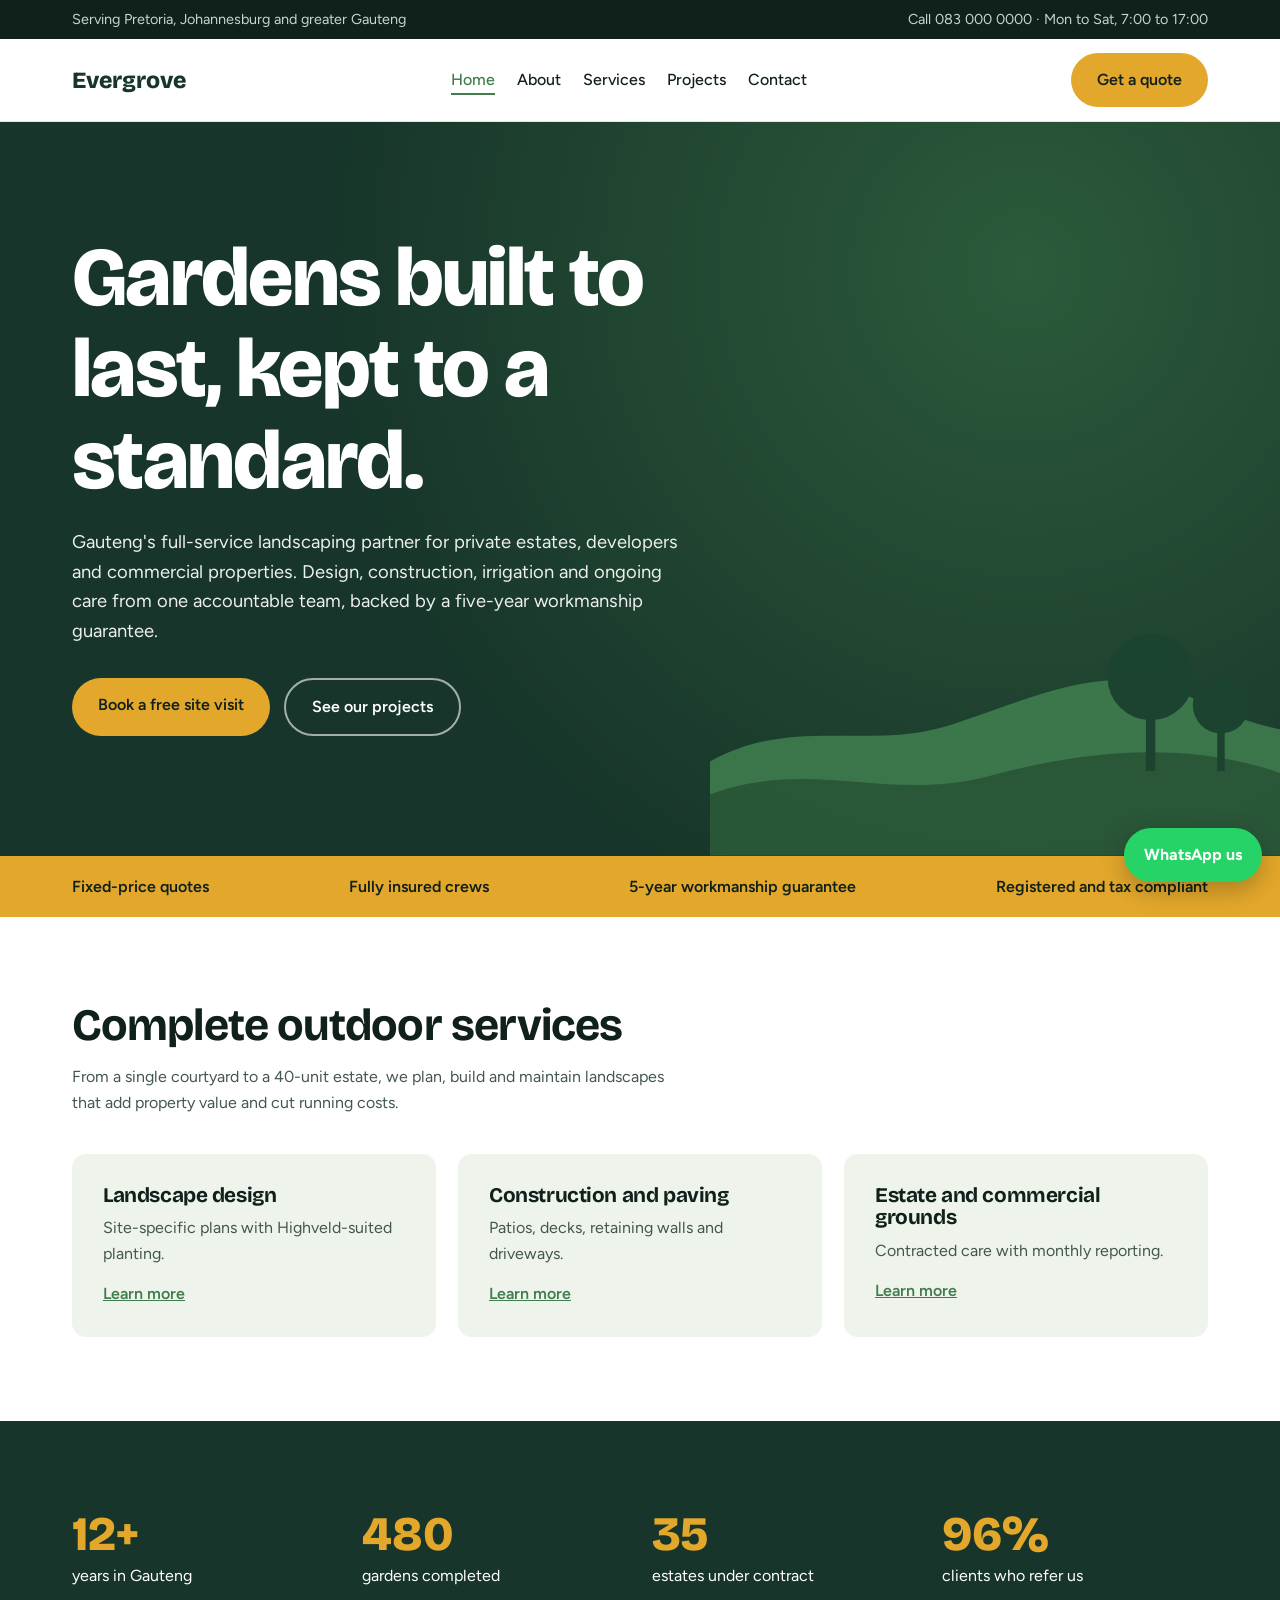
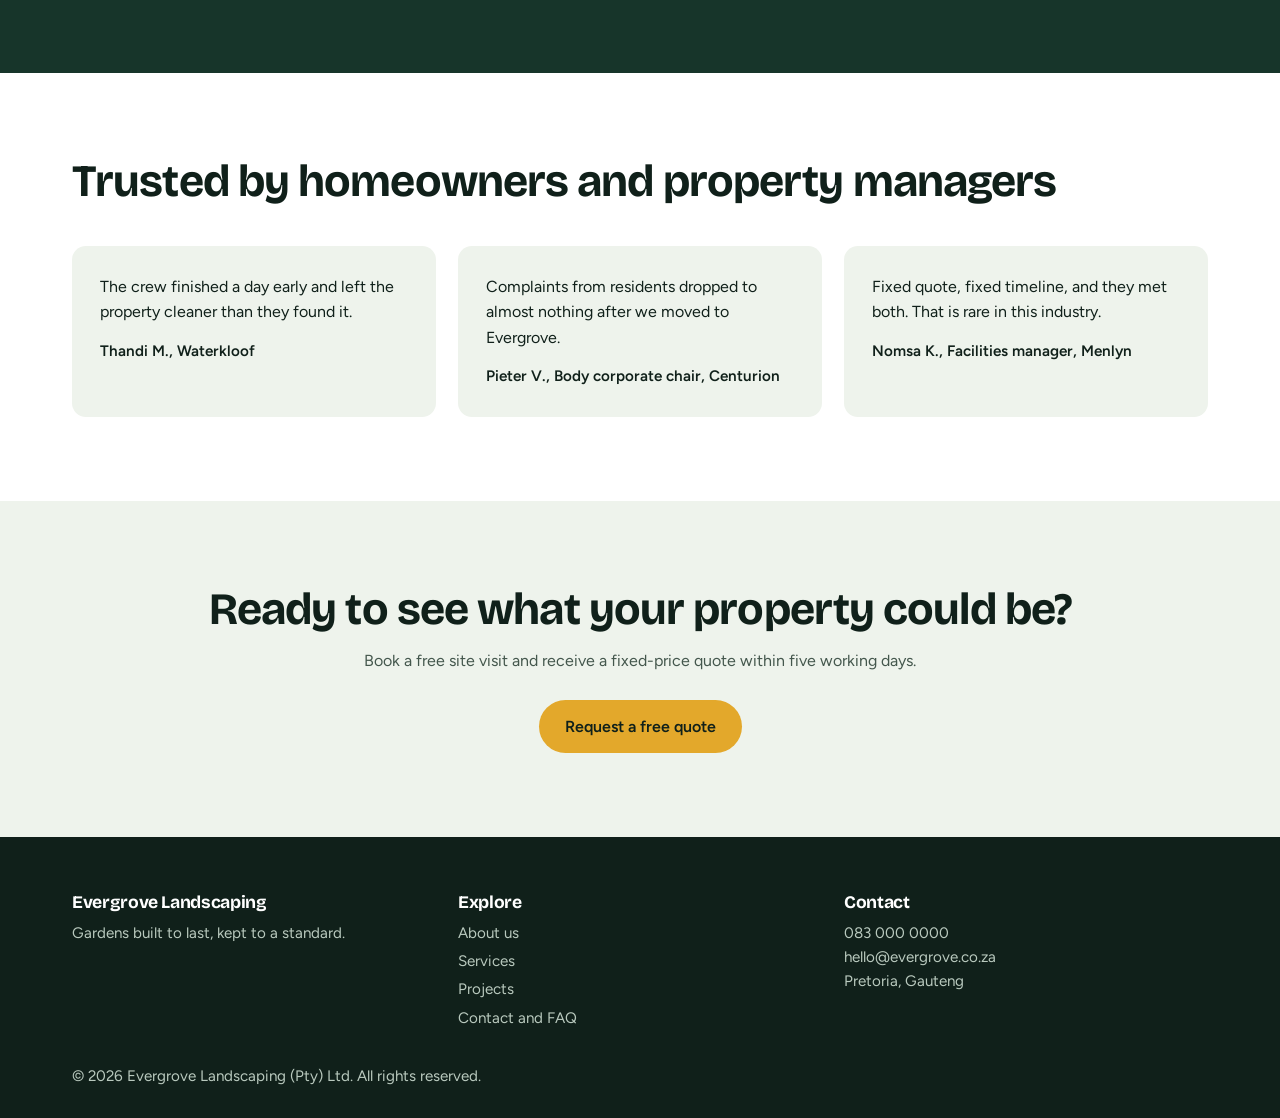
<file: index.html>
<!DOCTYPE html>
<html lang="en"><head><meta charset="utf-8"><meta name="viewport" content="width=device-width, initial-scale=1">
<title>Landscape design, construction and maintenance in Gauteng | Evergrove Landscaping</title><meta name="description" content="Evergrove delivers landscape design, construction, irrigation and maintenance for homes, estates and businesses across Gauteng.">
<link rel="preconnect" href="https://fonts.googleapis.com"><link rel="preconnect" href="https://fonts.gstatic.com" crossorigin>
<link href="https://fonts.googleapis.com/css2?family=Bricolage+Grotesque:wght@500;700;800&family=Figtree:wght@400;500;600&display=swap" rel="stylesheet">
<link rel="stylesheet" href="style.css"></head><body>
<div class="topbar"><div class="wrap"><span>Serving Pretoria, Johannesburg and greater Gauteng</span><span>Call 083 000 0000 · Mon to Sat, 7:00 to 17:00</span></div></div>
<header class="site"><div class="wrap"><nav><a class="logo" href="index.html">Evergrove</a><ul>
<li><a href="index.html" aria-current="page">Home</a></li><li><a href="about.html">About</a></li><li><a href="services.html">Services</a></li><li><a href="projects.html">Projects</a></li><li><a href="contact.html">Contact</a></li></ul>
<a class="btn" href="contact.html">Get a quote</a></nav></div></header>
<main>
<div class="hero"><svg viewBox="0 0 640 300" aria-hidden="true"><path d="M0 300V200C90 150 170 190 260 160s170-70 250-30 130 40 130 40v130z" fill="#3f7d4e"/><path d="M0 300V235c110-40 190 10 300-20s230-40 340 10v75z" fill="#2c5a3a"/><g fill="#1b4430"><circle cx="470" cy="110" r="46"/><rect x="465" y="140" width="10" height="70"/><circle cx="545" cy="140" r="30"/><rect x="541" y="160" width="8" height="50"/></g></svg>
<div class="wrap"><h1>Gardens built to last, kept to a standard.</h1><p>Gauteng's full-service landscaping partner for private estates, developers and commercial properties. Design, construction, irrigation and ongoing care from one accountable team, backed by a five-year workmanship guarantee.</p>
<div class="cta"><a class="btn" href="contact.html">Book a free site visit</a><a class="btn ghost" href="projects.html">See our projects</a></div></div></div>
<div class="trust"><div class="wrap"><span>Fixed-price quotes</span><span>Fully insured crews</span><span>5-year workmanship guarantee</span><span>Registered and tax compliant</span></div></div>
<section><div class="wrap"><h2>Complete outdoor services</h2><p class="lead">From a single courtyard to a 40-unit estate, we plan, build and maintain landscapes that add property value and cut running costs.</p>
<div class="grid"><div class="card"><h3>Landscape design</h3><p>Site-specific plans with Highveld-suited planting.</p><a class="more" href="services.html">Learn more</a></div><div class="card"><h3>Construction and paving</h3><p>Patios, decks, retaining walls and driveways.</p><a class="more" href="services.html">Learn more</a></div><div class="card"><h3>Estate and commercial grounds</h3><p>Contracted care with monthly reporting.</p><a class="more" href="services.html">Learn more</a></div></div></div></section>
<section class="alt"><div class="wrap"><div class="stats"><div><b>12+</b>years in Gauteng</div><div><b>480</b>gardens completed</div><div><b>35</b>estates under contract</div><div><b>96%</b>clients who refer us</div></div></div></section>
<section><div class="wrap"><h2>Trusted by homeowners and property managers</h2><br><div class="grid"><blockquote>The crew finished a day early and left the property cleaner than they found it.<footer>Thandi M., Waterkloof</footer></blockquote><blockquote>Complaints from residents dropped to almost nothing after we moved to Evergrove.<footer>Pieter V., Body corporate chair, Centurion</footer></blockquote><blockquote>Fixed quote, fixed timeline, and they met both. That is rare in this industry.<footer>Nomsa K., Facilities manager, Menlyn</footer></blockquote></div></div></section>
<section class="mist"><div class="wrap" style="text-align:center"><h2>Ready to see what your property could be?</h2><p class="lead" style="margin:0 auto 26px">Book a free site visit and receive a fixed-price quote within five working days.</p><a class="btn" href="contact.html">Request a free quote</a></div></section>
</main>
<footer class="site"><div class="wrap"><div class="grid"><div><h3>Evergrove Landscaping</h3>Gardens built to last, kept to a standard.</div><div><h3>Explore</h3><a href="about.html">About us</a><a href="services.html">Services</a><a href="projects.html">Projects</a><a href="contact.html">Contact and FAQ</a></div><div><h3>Contact</h3>083 000 0000<br>hello@evergrove.co.za<br>Pretoria, Gauteng</div></div>© 2026 Evergrove Landscaping (Pty) Ltd. All rights reserved.</div></footer>
<a class="wa" href="https://wa.me/27830000000?text=Hi%20Evergrove%2C%20I%27d%20like%20a%20quote">WhatsApp us</a>
</body></html>
</file>
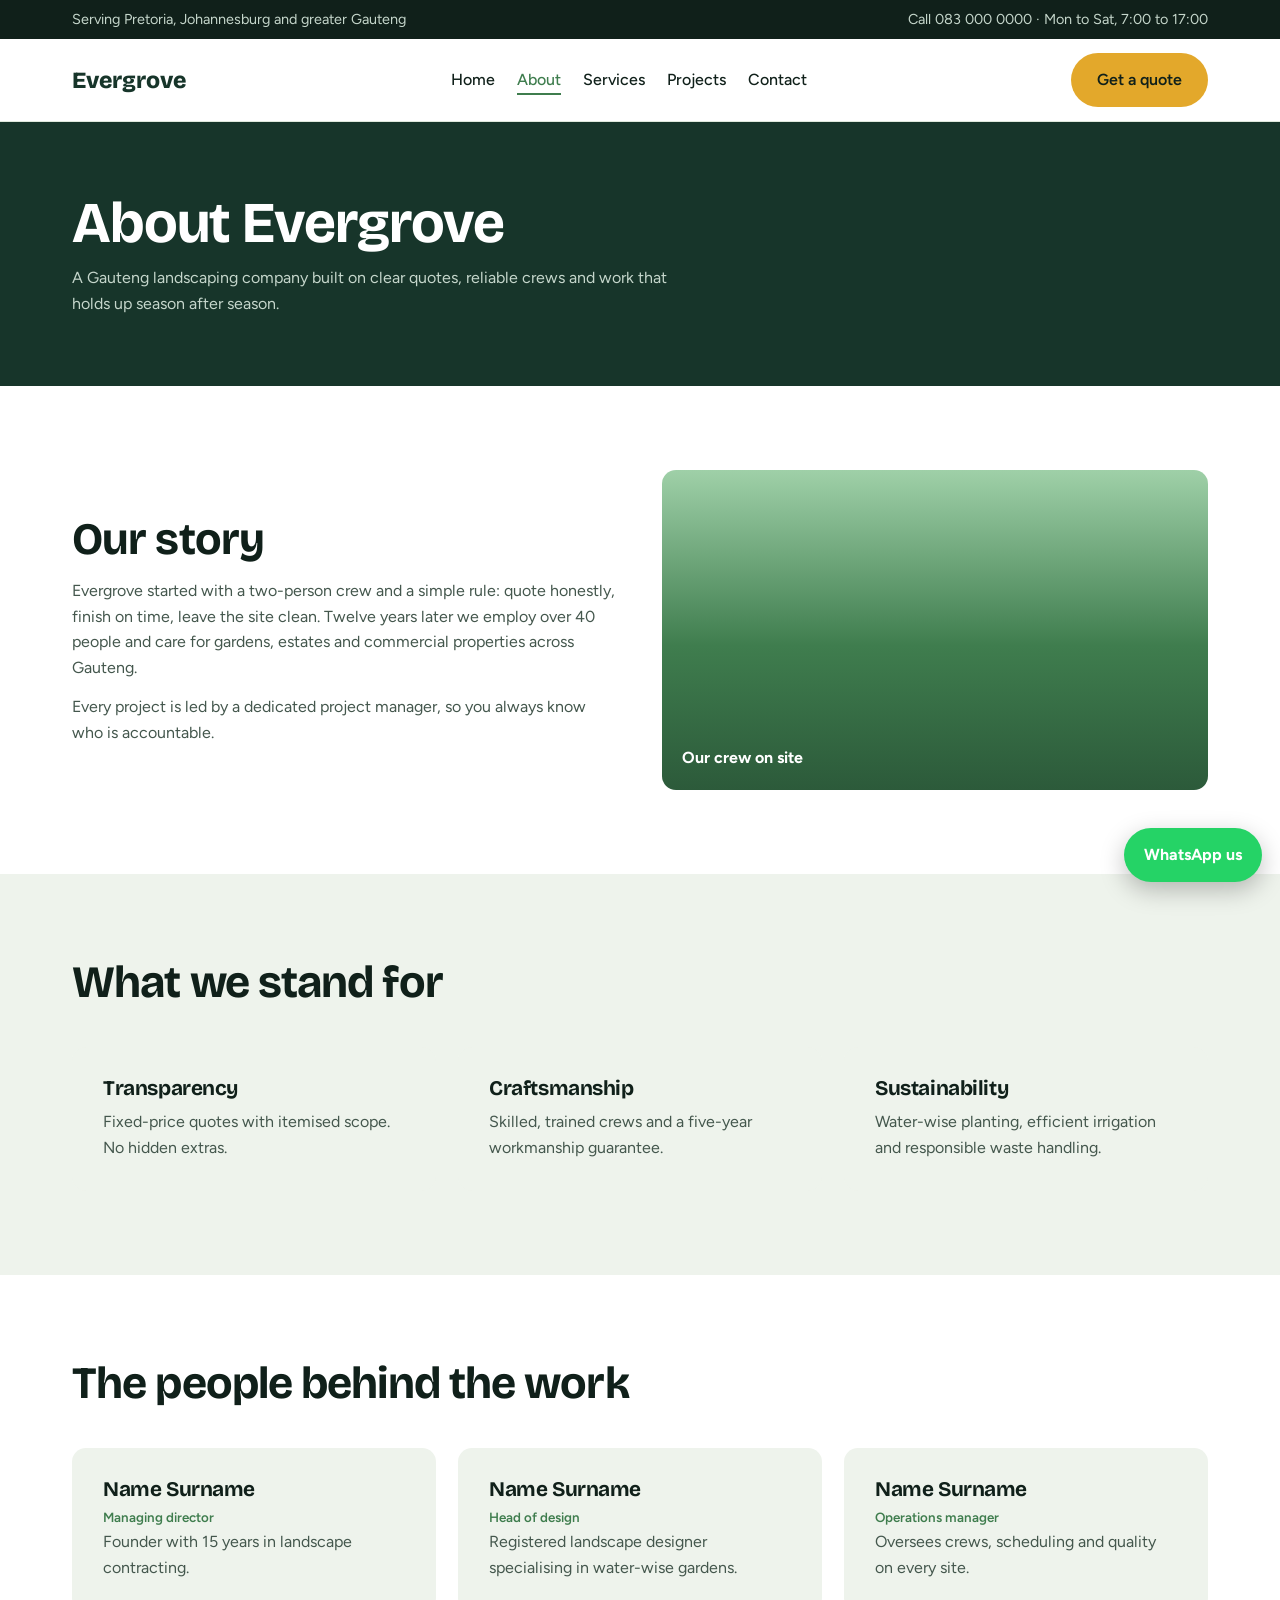
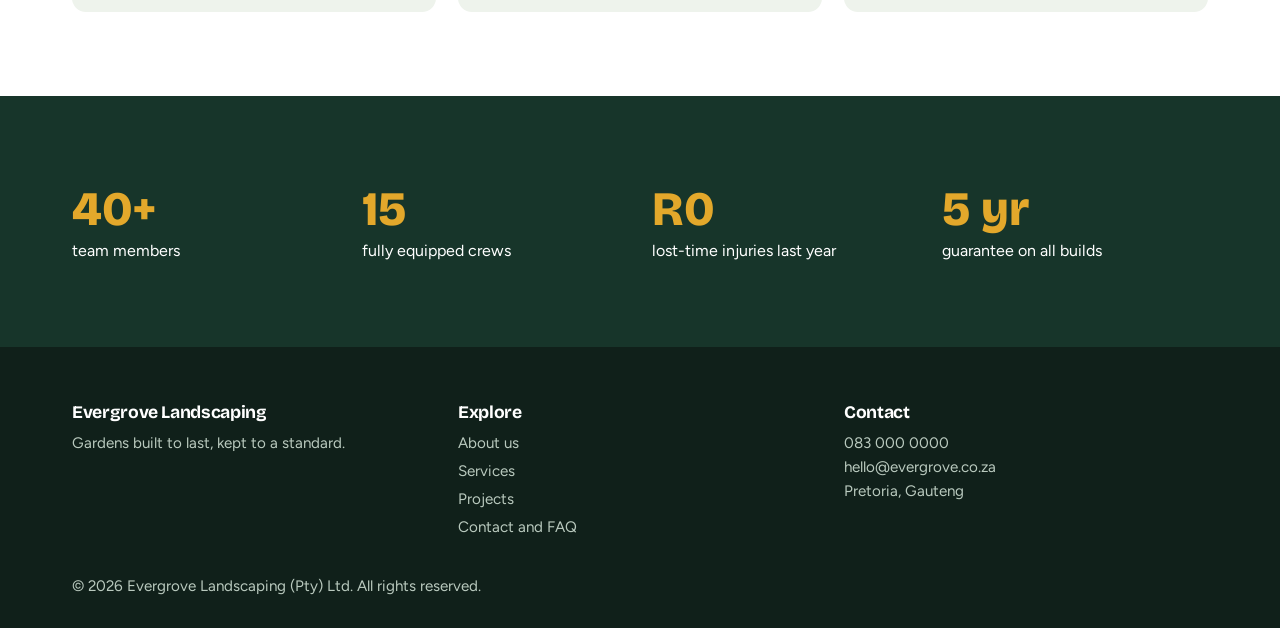
<file: about.html>
<!DOCTYPE html>
<html lang="en"><head><meta charset="utf-8"><meta name="viewport" content="width=device-width, initial-scale=1">
<title>About us | Evergrove Landscaping</title><meta name="description" content="Meet the Evergrove team: twelve years of landscaping experience across Gauteng.">
<link rel="preconnect" href="https://fonts.googleapis.com"><link rel="preconnect" href="https://fonts.gstatic.com" crossorigin>
<link href="https://fonts.googleapis.com/css2?family=Bricolage+Grotesque:wght@500;700;800&family=Figtree:wght@400;500;600&display=swap" rel="stylesheet">
<link rel="stylesheet" href="style.css"></head><body>
<div class="topbar"><div class="wrap"><span>Serving Pretoria, Johannesburg and greater Gauteng</span><span>Call 083 000 0000 · Mon to Sat, 7:00 to 17:00</span></div></div>
<header class="site"><div class="wrap"><nav><a class="logo" href="index.html">Evergrove</a><ul>
<li><a href="index.html">Home</a></li><li><a href="about.html" aria-current="page">About</a></li><li><a href="services.html">Services</a></li><li><a href="projects.html">Projects</a></li><li><a href="contact.html">Contact</a></li></ul>
<a class="btn" href="contact.html">Get a quote</a></nav></div></header>
<main>
<div class="page-hero"><div class="wrap"><h1>About Evergrove</h1><p>A Gauteng landscaping company built on clear quotes, reliable crews and work that holds up season after season.</p></div></div>
<section><div class="wrap split"><div><h2>Our story</h2><p class="lead" style="margin-bottom:14px">Evergrove started with a two-person crew and a simple rule: quote honestly, finish on time, leave the site clean. Twelve years later we employ over 40 people and care for gardens, estates and commercial properties across Gauteng.</p><p class="lead" style="margin-bottom:0">Every project is led by a dedicated project manager, so you always know who is accountable.</p></div><div class="panel">Our crew on site</div></div></section>
<section class="mist"><div class="wrap"><h2>What we stand for</h2><br><div class="grid"><div class="card"><h3>Transparency</h3><p>Fixed-price quotes with itemised scope. No hidden extras.</p></div><div class="card"><h3>Craftsmanship</h3><p>Skilled, trained crews and a five-year workmanship guarantee.</p></div><div class="card"><h3>Sustainability</h3><p>Water-wise planting, efficient irrigation and responsible waste handling.</p></div></div></div></section>
<section class="team"><div class="wrap"><h2>The people behind the work</h2><br><div class="grid"><div class="card"><h3>Name Surname</h3><small>Managing director</small><p>Founder with 15 years in landscape contracting.</p></div><div class="card"><h3>Name Surname</h3><small>Head of design</small><p>Registered landscape designer specialising in water-wise gardens.</p></div><div class="card"><h3>Name Surname</h3><small>Operations manager</small><p>Oversees crews, scheduling and quality on every site.</p></div></div></div></section>
<section class="alt"><div class="wrap"><div class="stats"><div><b>40+</b>team members</div><div><b>15</b>fully equipped crews</div><div><b>R0</b>lost-time injuries last year</div><div><b>5 yr</b>guarantee on all builds</div></div></div></section>
</main>
<footer class="site"><div class="wrap"><div class="grid"><div><h3>Evergrove Landscaping</h3>Gardens built to last, kept to a standard.</div><div><h3>Explore</h3><a href="about.html">About us</a><a href="services.html">Services</a><a href="projects.html">Projects</a><a href="contact.html">Contact and FAQ</a></div><div><h3>Contact</h3>083 000 0000<br>hello@evergrove.co.za<br>Pretoria, Gauteng</div></div>© 2026 Evergrove Landscaping (Pty) Ltd. All rights reserved.</div></footer>
<a class="wa" href="https://wa.me/27830000000?text=Hi%20Evergrove%2C%20I%27d%20like%20a%20quote">WhatsApp us</a>
</body></html>
</file>
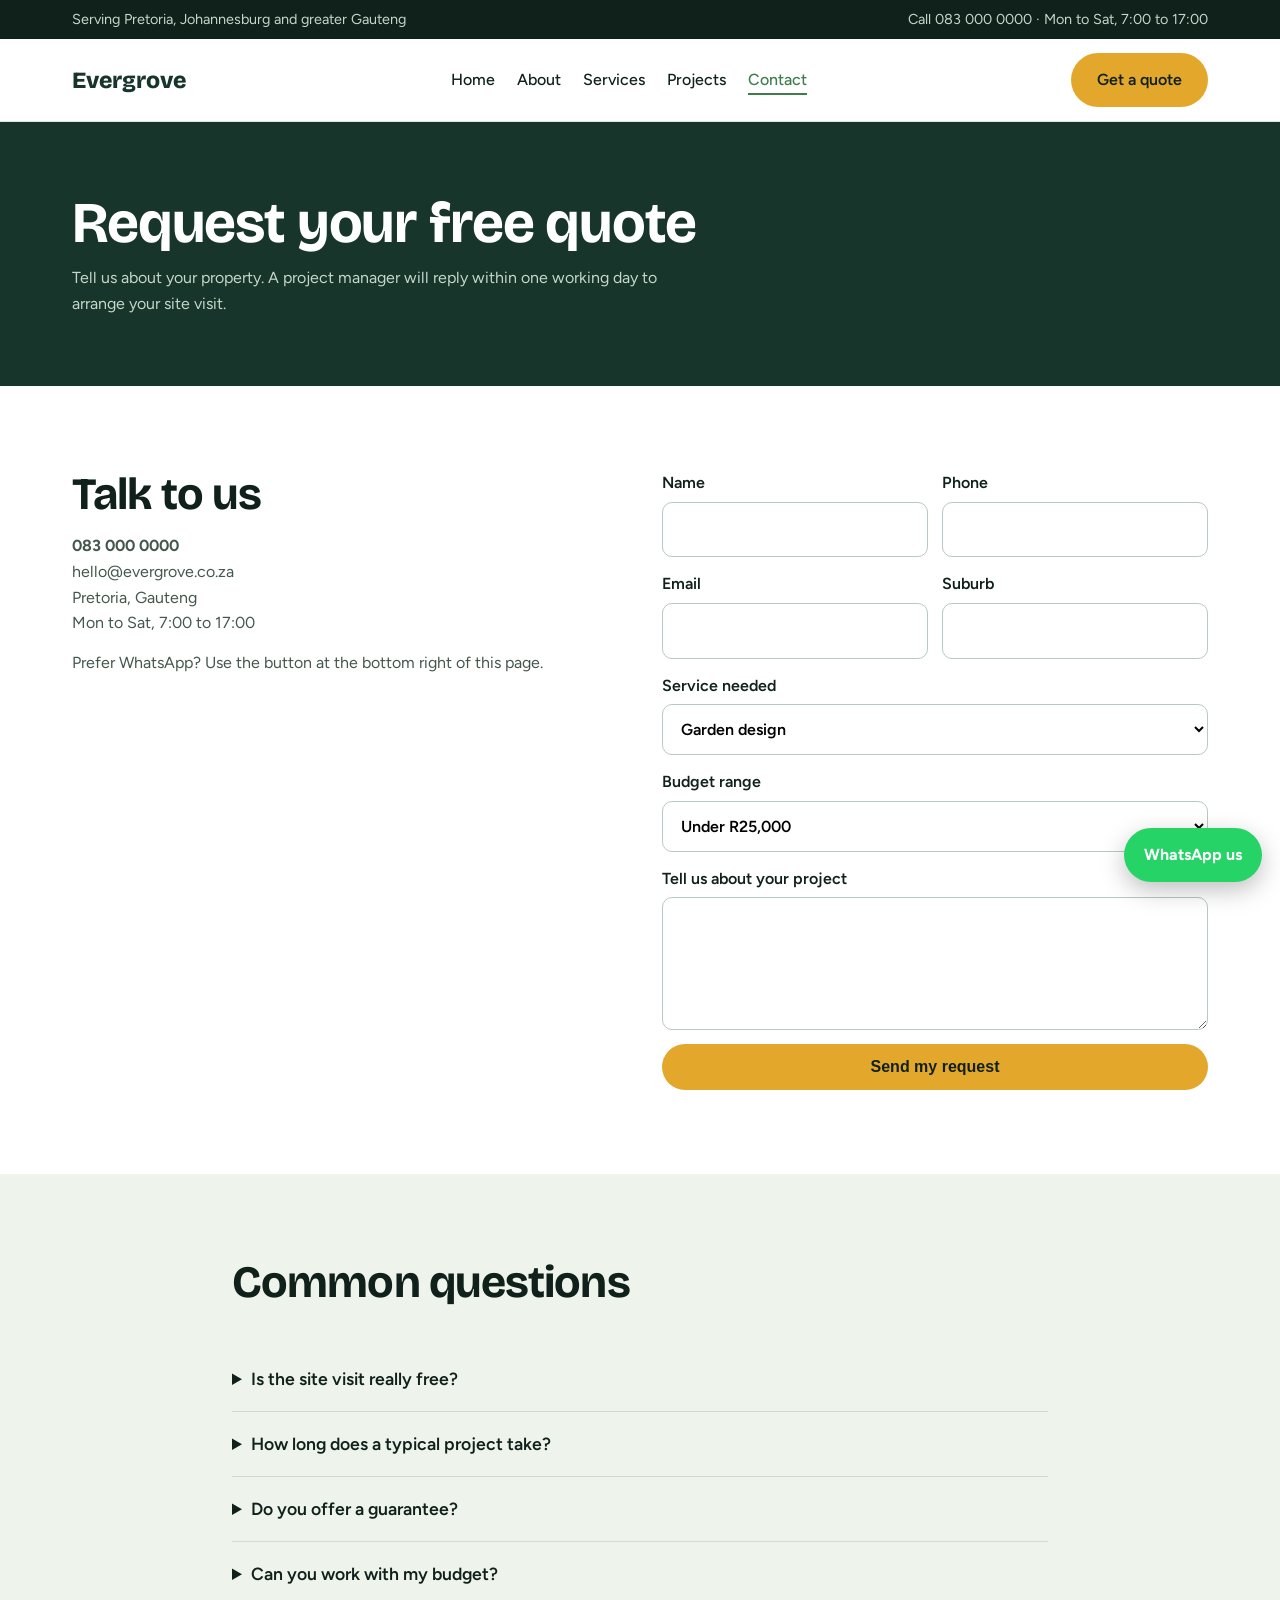
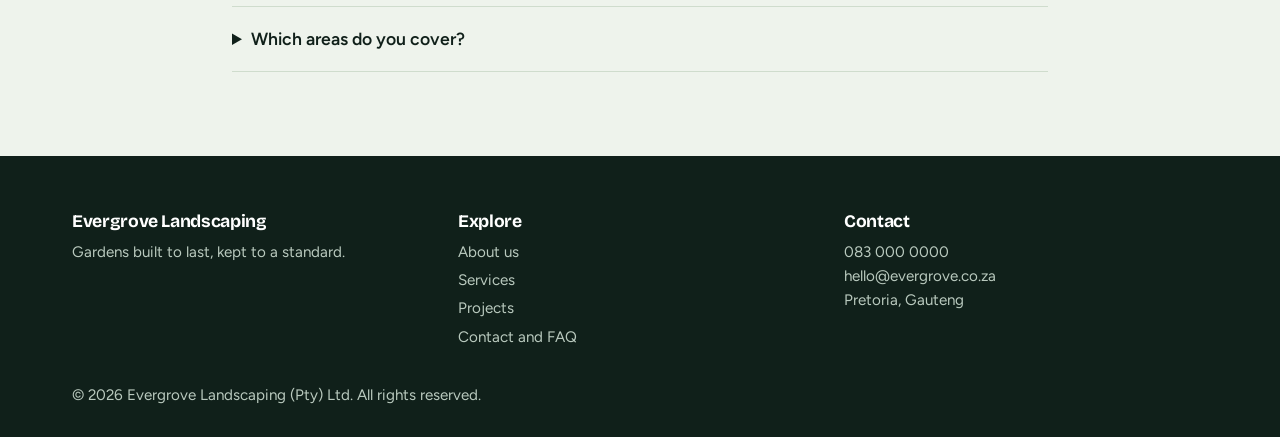
<file: contact.html>
<!DOCTYPE html>
<html lang="en"><head><meta charset="utf-8"><meta name="viewport" content="width=device-width, initial-scale=1">
<title>Contact and quote | Evergrove Landscaping</title><meta name="description" content="Request a free landscaping quote and site visit anywhere in Gauteng.">
<link rel="preconnect" href="https://fonts.googleapis.com"><link rel="preconnect" href="https://fonts.gstatic.com" crossorigin>
<link href="https://fonts.googleapis.com/css2?family=Bricolage+Grotesque:wght@500;700;800&family=Figtree:wght@400;500;600&display=swap" rel="stylesheet">
<link rel="stylesheet" href="style.css"></head><body>
<div class="topbar"><div class="wrap"><span>Serving Pretoria, Johannesburg and greater Gauteng</span><span>Call 083 000 0000 · Mon to Sat, 7:00 to 17:00</span></div></div>
<header class="site"><div class="wrap"><nav><a class="logo" href="index.html">Evergrove</a><ul>
<li><a href="index.html">Home</a></li><li><a href="about.html">About</a></li><li><a href="services.html">Services</a></li><li><a href="projects.html">Projects</a></li><li><a href="contact.html" aria-current="page">Contact</a></li></ul>
<a class="btn" href="contact.html">Get a quote</a></nav></div></header>
<main>
<div class="page-hero"><div class="wrap"><h1>Request your free quote</h1><p>Tell us about your property. A project manager will reply within one working day to arrange your site visit.</p></div></div>
<section><div class="wrap split" style="align-items:start"><div><h2>Talk to us</h2><p class="lead" style="margin-bottom:14px"><strong>083 000 0000</strong><br>hello@evergrove.co.za<br>Pretoria, Gauteng<br>Mon to Sat, 7:00 to 17:00</p><p class="lead" style="margin-bottom:0">Prefer WhatsApp? Use the button at the bottom right of this page.</p></div>
<form action="https://api.web3forms.com/submit" method="POST"><input type="hidden" name="access_key" value="YOUR_WEB3FORMS_KEY"><input type="hidden" name="subject" value="New quote request from Evergrove website">
<div class="two"><label>Name<input name="name" required autocomplete="name"></label><label>Phone<input name="phone" type="tel" required></label></div>
<div class="two"><label>Email<input name="email" type="email" required></label><label>Suburb<input name="suburb"></label></div>
<label>Service needed<select name="service"><option>Garden design</option><option>Landscaping and paving</option><option>Irrigation</option><option>Maintenance plan</option><option>Estate or commercial</option></select></label>
<label>Budget range<select name="budget"><option>Under R25,000</option><option>R25,000 to R100,000</option><option>R100,000 to R500,000</option><option>Over R500,000</option></select></label>
<label>Tell us about your project<textarea name="message" rows="4" required></textarea></label><button class="btn" type="submit">Send my request</button></form></div></section>
<section class="mist"><div class="wrap" style="max-width:860px"><h2>Common questions</h2><br>
<details><summary>Is the site visit really free?</summary><p>Yes. We visit, measure and discuss your plans at no cost and with no obligation.</p></details>
<details><summary>How long does a typical project take?</summary><p>Most residential gardens take two to six weeks. We confirm a schedule in writing with your quote.</p></details>
<details><summary>Do you offer a guarantee?</summary><p>All construction carries a five-year workmanship guarantee, and plants are replaced free within 90 days if they fail under our care instructions.</p></details>
<details><summary>Can you work with my budget?</summary><p>Yes. We can phase larger projects so you spread the investment over several seasons.</p></details>
<details><summary>Which areas do you cover?</summary><p>Pretoria, Centurion, Johannesburg, Midrand and surrounding Gauteng areas.</p></details></div></section>
</main>
<footer class="site"><div class="wrap"><div class="grid"><div><h3>Evergrove Landscaping</h3>Gardens built to last, kept to a standard.</div><div><h3>Explore</h3><a href="about.html">About us</a><a href="services.html">Services</a><a href="projects.html">Projects</a><a href="contact.html">Contact and FAQ</a></div><div><h3>Contact</h3>083 000 0000<br>hello@evergrove.co.za<br>Pretoria, Gauteng</div></div>© 2026 Evergrove Landscaping (Pty) Ltd. All rights reserved.</div></footer>
<a class="wa" href="https://wa.me/27830000000?text=Hi%20Evergrove%2C%20I%27d%20like%20a%20quote">WhatsApp us</a>
</body></html>
</file>
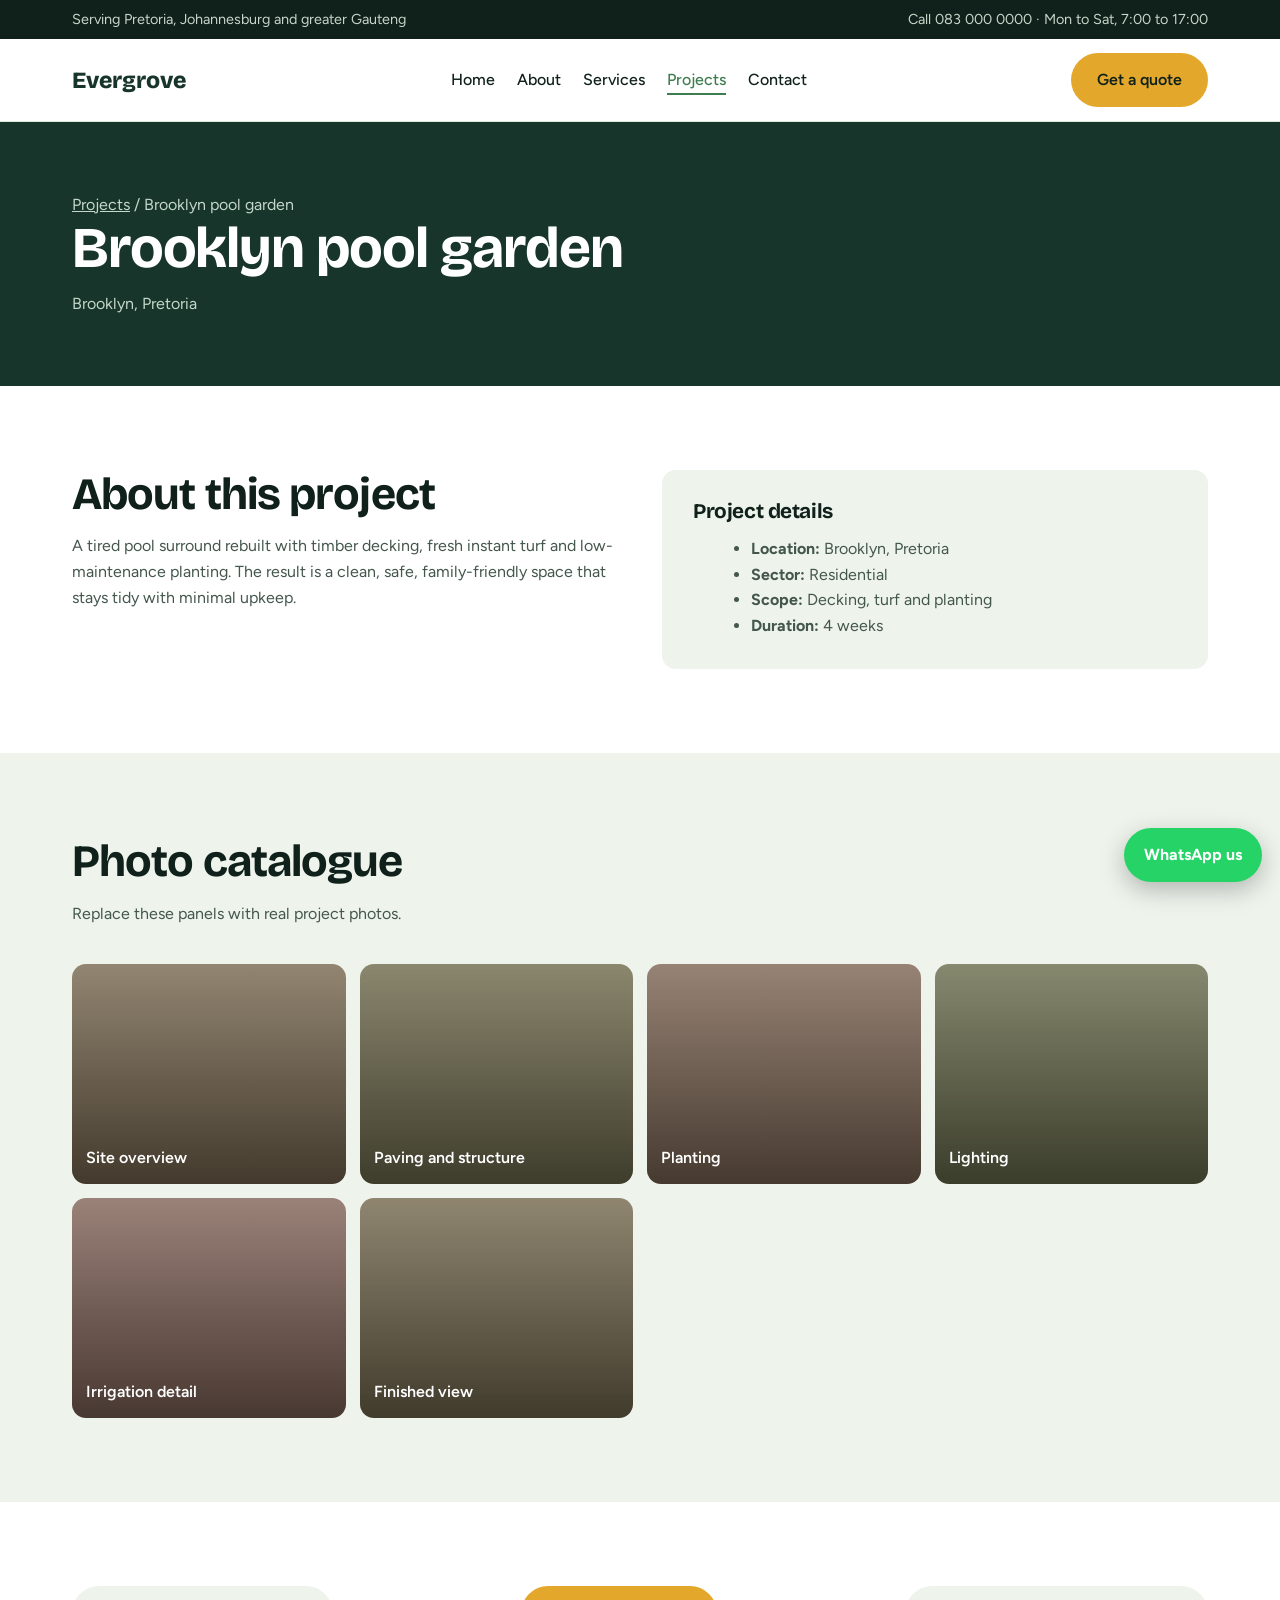
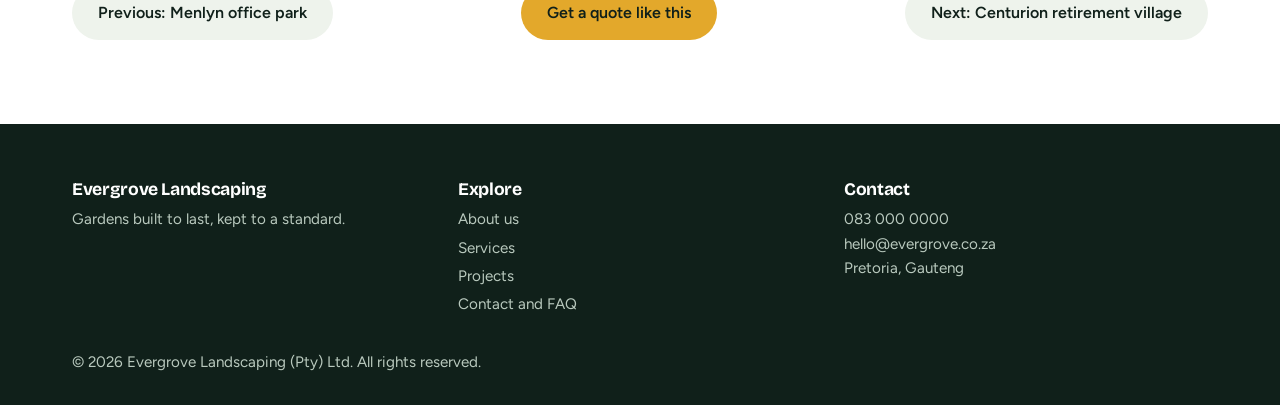
<file: project-brooklyn.html>
<!DOCTYPE html>
<html lang="en"><head><meta charset="utf-8"><meta name="viewport" content="width=device-width, initial-scale=1">
<title>Brooklyn pool garden | Evergrove Landscaping</title><meta name="description" content="Brooklyn pool garden in Brooklyn, Pretoria: decking, turf and planting.">
<link rel="preconnect" href="https://fonts.googleapis.com"><link rel="preconnect" href="https://fonts.gstatic.com" crossorigin>
<link href="https://fonts.googleapis.com/css2?family=Bricolage+Grotesque:wght@500;700;800&family=Figtree:wght@400;500;600&display=swap" rel="stylesheet">
<link rel="stylesheet" href="style.css"></head><body>
<div class="topbar"><div class="wrap"><span>Serving Pretoria, Johannesburg and greater Gauteng</span><span>Call 083 000 0000 · Mon to Sat, 7:00 to 17:00</span></div></div>
<header class="site"><div class="wrap"><nav><a class="logo" href="index.html">Evergrove</a><ul>
<li><a href="index.html">Home</a></li><li><a href="about.html">About</a></li><li><a href="services.html">Services</a></li><li><a href="projects.html" aria-current="page">Projects</a></li><li><a href="contact.html">Contact</a></li></ul>
<a class="btn" href="contact.html">Get a quote</a></nav></div></header>
<main>
<div class="page-hero"><div class="wrap"><p><a href="projects.html" style="color:#c5d6cb">Projects</a> / Brooklyn pool garden</p><h1>Brooklyn pool garden</h1><p>Brooklyn, Pretoria</p></div></div>
<section><div class="wrap"><div class="split" style="align-items:start"><div><h2>About this project</h2><p class="lead" style="margin-bottom:0">A tired pool surround rebuilt with timber decking, fresh instant turf and low-maintenance planting. The result is a clean, safe, family-friendly space that stays tidy with minimal upkeep.</p></div>
<div class="card"><h3>Project details</h3><ul><li><strong>Location:</strong> Brooklyn, Pretoria</li><li><strong>Sector:</strong> Residential</li><li><strong>Scope:</strong> Decking, turf and planting</li><li><strong>Duration:</strong> 4 weeks</li></ul></div></div></div></section>
<section class="mist"><div class="wrap"><h2>Photo catalogue</h2><p class="lead">Replace these panels with real project photos.</p><div class="cat"><figure style="--c:#7a6a52;--s:0"><figcaption>Site overview</figcaption></figure><figure style="--c:#7a6a52;--s:18"><figcaption>Paving and structure</figcaption></figure><figure style="--c:#7a6a52;--s:-14"><figcaption>Planting</figcaption></figure><figure style="--c:#7a6a52;--s:30"><figcaption>Lighting</figcaption></figure><figure style="--c:#7a6a52;--s:-26"><figcaption>Irrigation detail</figcaption></figure><figure style="--c:#7a6a52;--s:8"><figcaption>Finished view</figcaption></figure></div></div></section>
<section><div class="wrap" style="display:flex;justify-content:space-between;flex-wrap:wrap;gap:14px"><a class="btn" href="project-menlyn.html" style="background:var(--mist)">Previous: Menlyn office park</a><a class="btn" href="contact.html">Get a quote like this</a><a class="btn" href="project-centurion.html" style="background:var(--mist)">Next: Centurion retirement village</a></div></section>
</main>
<footer class="site"><div class="wrap"><div class="grid"><div><h3>Evergrove Landscaping</h3>Gardens built to last, kept to a standard.</div><div><h3>Explore</h3><a href="about.html">About us</a><a href="services.html">Services</a><a href="projects.html">Projects</a><a href="contact.html">Contact and FAQ</a></div><div><h3>Contact</h3>083 000 0000<br>hello@evergrove.co.za<br>Pretoria, Gauteng</div></div>© 2026 Evergrove Landscaping (Pty) Ltd. All rights reserved.</div></footer>
<a class="wa" href="https://wa.me/27830000000?text=Hi%20Evergrove%2C%20I%27d%20like%20a%20quote">WhatsApp us</a>
</body></html>
</file>
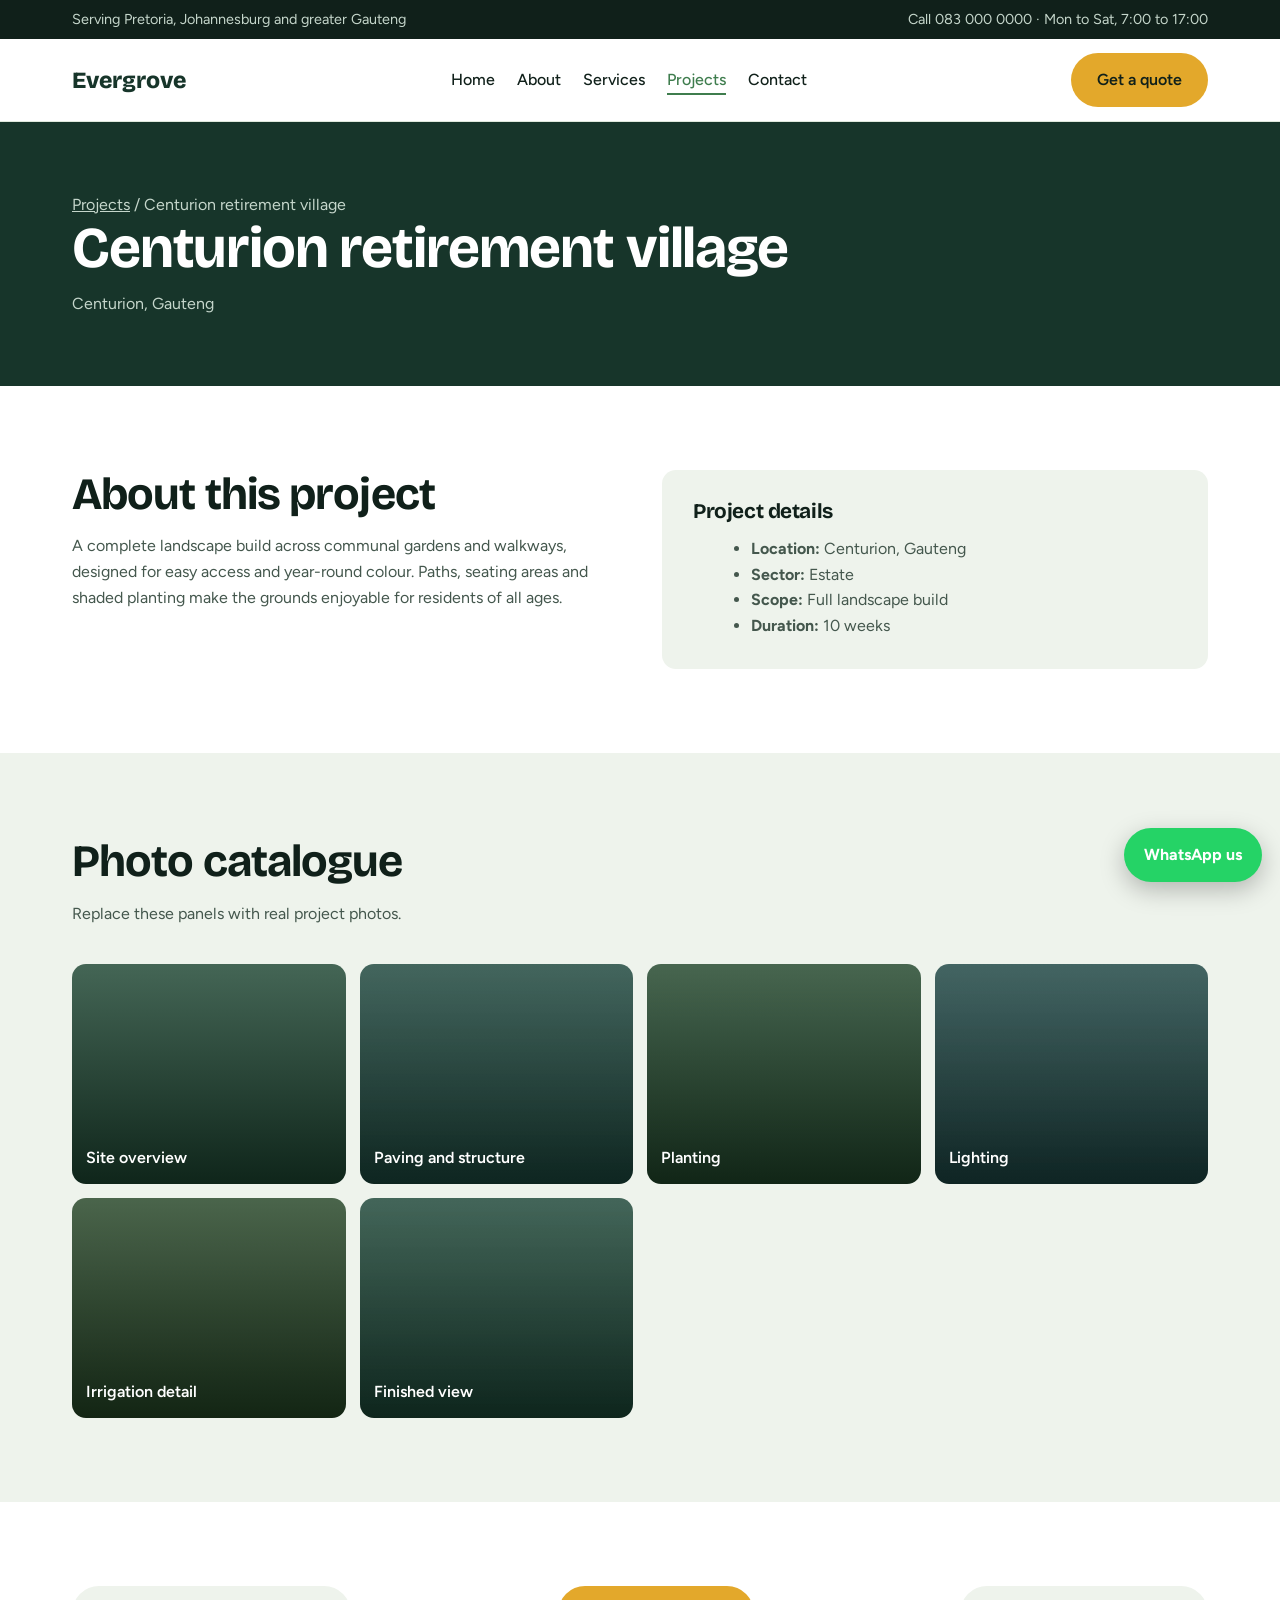
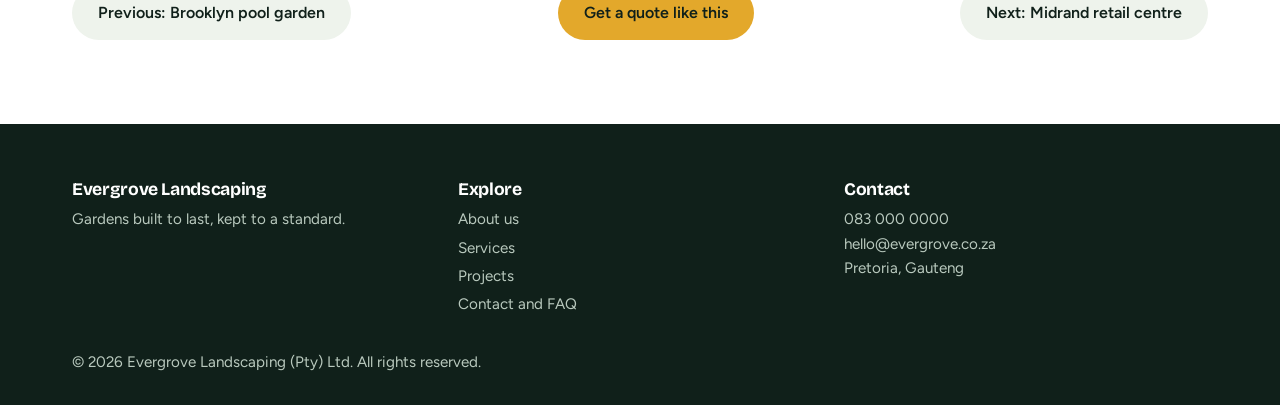
<file: project-centurion.html>
<!DOCTYPE html>
<html lang="en"><head><meta charset="utf-8"><meta name="viewport" content="width=device-width, initial-scale=1">
<title>Centurion retirement village | Evergrove Landscaping</title><meta name="description" content="Centurion retirement village in Centurion, Gauteng: full landscape build.">
<link rel="preconnect" href="https://fonts.googleapis.com"><link rel="preconnect" href="https://fonts.gstatic.com" crossorigin>
<link href="https://fonts.googleapis.com/css2?family=Bricolage+Grotesque:wght@500;700;800&family=Figtree:wght@400;500;600&display=swap" rel="stylesheet">
<link rel="stylesheet" href="style.css"></head><body>
<div class="topbar"><div class="wrap"><span>Serving Pretoria, Johannesburg and greater Gauteng</span><span>Call 083 000 0000 · Mon to Sat, 7:00 to 17:00</span></div></div>
<header class="site"><div class="wrap"><nav><a class="logo" href="index.html">Evergrove</a><ul>
<li><a href="index.html">Home</a></li><li><a href="about.html">About</a></li><li><a href="services.html">Services</a></li><li><a href="projects.html" aria-current="page">Projects</a></li><li><a href="contact.html">Contact</a></li></ul>
<a class="btn" href="contact.html">Get a quote</a></nav></div></header>
<main>
<div class="page-hero"><div class="wrap"><p><a href="projects.html" style="color:#c5d6cb">Projects</a> / Centurion retirement village</p><h1>Centurion retirement village</h1><p>Centurion, Gauteng</p></div></div>
<section><div class="wrap"><div class="split" style="align-items:start"><div><h2>About this project</h2><p class="lead" style="margin-bottom:0">A complete landscape build across communal gardens and walkways, designed for easy access and year-round colour. Paths, seating areas and shaded planting make the grounds enjoyable for residents of all ages.</p></div>
<div class="card"><h3>Project details</h3><ul><li><strong>Location:</strong> Centurion, Gauteng</li><li><strong>Sector:</strong> Estate</li><li><strong>Scope:</strong> Full landscape build</li><li><strong>Duration:</strong> 10 weeks</li></ul></div></div></div></section>
<section class="mist"><div class="wrap"><h2>Photo catalogue</h2><p class="lead">Replace these panels with real project photos.</p><div class="cat"><figure style="--c:#1b4430;--s:0"><figcaption>Site overview</figcaption></figure><figure style="--c:#1b4430;--s:18"><figcaption>Paving and structure</figcaption></figure><figure style="--c:#1b4430;--s:-14"><figcaption>Planting</figcaption></figure><figure style="--c:#1b4430;--s:30"><figcaption>Lighting</figcaption></figure><figure style="--c:#1b4430;--s:-26"><figcaption>Irrigation detail</figcaption></figure><figure style="--c:#1b4430;--s:8"><figcaption>Finished view</figcaption></figure></div></div></section>
<section><div class="wrap" style="display:flex;justify-content:space-between;flex-wrap:wrap;gap:14px"><a class="btn" href="project-brooklyn.html" style="background:var(--mist)">Previous: Brooklyn pool garden</a><a class="btn" href="contact.html">Get a quote like this</a><a class="btn" href="project-midrand.html" style="background:var(--mist)">Next: Midrand retail centre</a></div></section>
</main>
<footer class="site"><div class="wrap"><div class="grid"><div><h3>Evergrove Landscaping</h3>Gardens built to last, kept to a standard.</div><div><h3>Explore</h3><a href="about.html">About us</a><a href="services.html">Services</a><a href="projects.html">Projects</a><a href="contact.html">Contact and FAQ</a></div><div><h3>Contact</h3>083 000 0000<br>hello@evergrove.co.za<br>Pretoria, Gauteng</div></div>© 2026 Evergrove Landscaping (Pty) Ltd. All rights reserved.</div></footer>
<a class="wa" href="https://wa.me/27830000000?text=Hi%20Evergrove%2C%20I%27d%20like%20a%20quote">WhatsApp us</a>
</body></html>
</file>
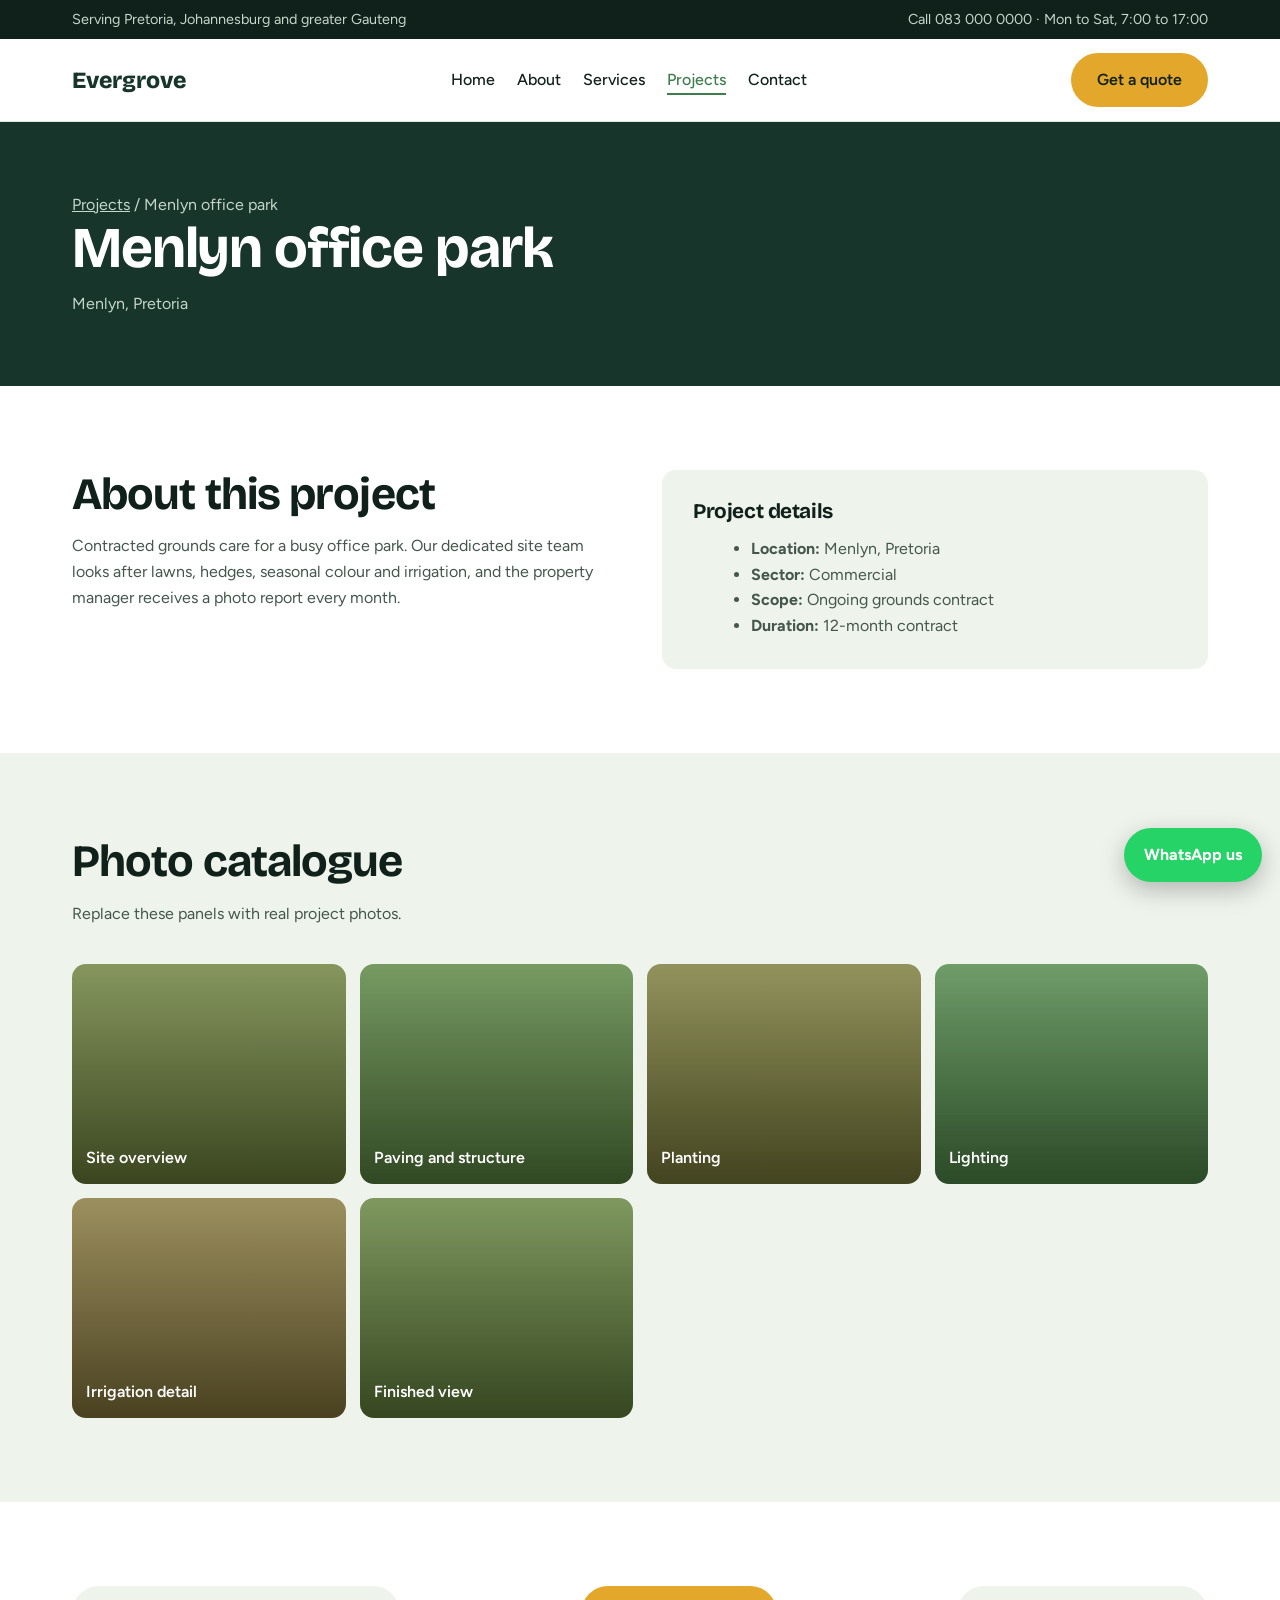
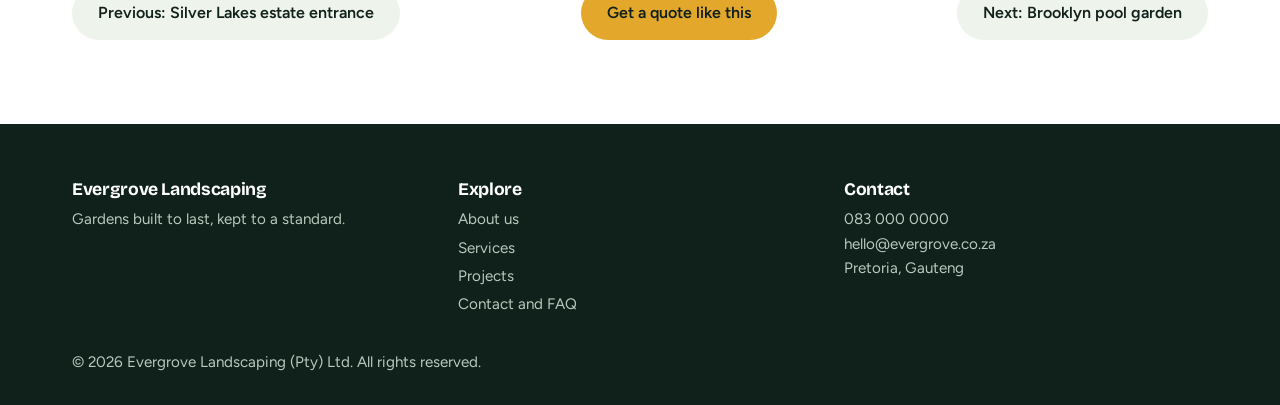
<file: project-menlyn.html>
<!DOCTYPE html>
<html lang="en"><head><meta charset="utf-8"><meta name="viewport" content="width=device-width, initial-scale=1">
<title>Menlyn office park | Evergrove Landscaping</title><meta name="description" content="Menlyn office park in Menlyn, Pretoria: ongoing grounds contract.">
<link rel="preconnect" href="https://fonts.googleapis.com"><link rel="preconnect" href="https://fonts.gstatic.com" crossorigin>
<link href="https://fonts.googleapis.com/css2?family=Bricolage+Grotesque:wght@500;700;800&family=Figtree:wght@400;500;600&display=swap" rel="stylesheet">
<link rel="stylesheet" href="style.css"></head><body>
<div class="topbar"><div class="wrap"><span>Serving Pretoria, Johannesburg and greater Gauteng</span><span>Call 083 000 0000 · Mon to Sat, 7:00 to 17:00</span></div></div>
<header class="site"><div class="wrap"><nav><a class="logo" href="index.html">Evergrove</a><ul>
<li><a href="index.html">Home</a></li><li><a href="about.html">About</a></li><li><a href="services.html">Services</a></li><li><a href="projects.html" aria-current="page">Projects</a></li><li><a href="contact.html">Contact</a></li></ul>
<a class="btn" href="contact.html">Get a quote</a></nav></div></header>
<main>
<div class="page-hero"><div class="wrap"><p><a href="projects.html" style="color:#c5d6cb">Projects</a> / Menlyn office park</p><h1>Menlyn office park</h1><p>Menlyn, Pretoria</p></div></div>
<section><div class="wrap"><div class="split" style="align-items:start"><div><h2>About this project</h2><p class="lead" style="margin-bottom:0">Contracted grounds care for a busy office park. Our dedicated site team looks after lawns, hedges, seasonal colour and irrigation, and the property manager receives a photo report every month.</p></div>
<div class="card"><h3>Project details</h3><ul><li><strong>Location:</strong> Menlyn, Pretoria</li><li><strong>Sector:</strong> Commercial</li><li><strong>Scope:</strong> Ongoing grounds contract</li><li><strong>Duration:</strong> 12-month contract</li></ul></div></div></div></section>
<section class="mist"><div class="wrap"><h2>Photo catalogue</h2><p class="lead">Replace these panels with real project photos.</p><div class="cat"><figure style="--c:#6b7f3a;--s:0"><figcaption>Site overview</figcaption></figure><figure style="--c:#6b7f3a;--s:18"><figcaption>Paving and structure</figcaption></figure><figure style="--c:#6b7f3a;--s:-14"><figcaption>Planting</figcaption></figure><figure style="--c:#6b7f3a;--s:30"><figcaption>Lighting</figcaption></figure><figure style="--c:#6b7f3a;--s:-26"><figcaption>Irrigation detail</figcaption></figure><figure style="--c:#6b7f3a;--s:8"><figcaption>Finished view</figcaption></figure></div></div></section>
<section><div class="wrap" style="display:flex;justify-content:space-between;flex-wrap:wrap;gap:14px"><a class="btn" href="project-silver-lakes.html" style="background:var(--mist)">Previous: Silver Lakes estate entrance</a><a class="btn" href="contact.html">Get a quote like this</a><a class="btn" href="project-brooklyn.html" style="background:var(--mist)">Next: Brooklyn pool garden</a></div></section>
</main>
<footer class="site"><div class="wrap"><div class="grid"><div><h3>Evergrove Landscaping</h3>Gardens built to last, kept to a standard.</div><div><h3>Explore</h3><a href="about.html">About us</a><a href="services.html">Services</a><a href="projects.html">Projects</a><a href="contact.html">Contact and FAQ</a></div><div><h3>Contact</h3>083 000 0000<br>hello@evergrove.co.za<br>Pretoria, Gauteng</div></div>© 2026 Evergrove Landscaping (Pty) Ltd. All rights reserved.</div></footer>
<a class="wa" href="https://wa.me/27830000000?text=Hi%20Evergrove%2C%20I%27d%20like%20a%20quote">WhatsApp us</a>
</body></html>
</file>
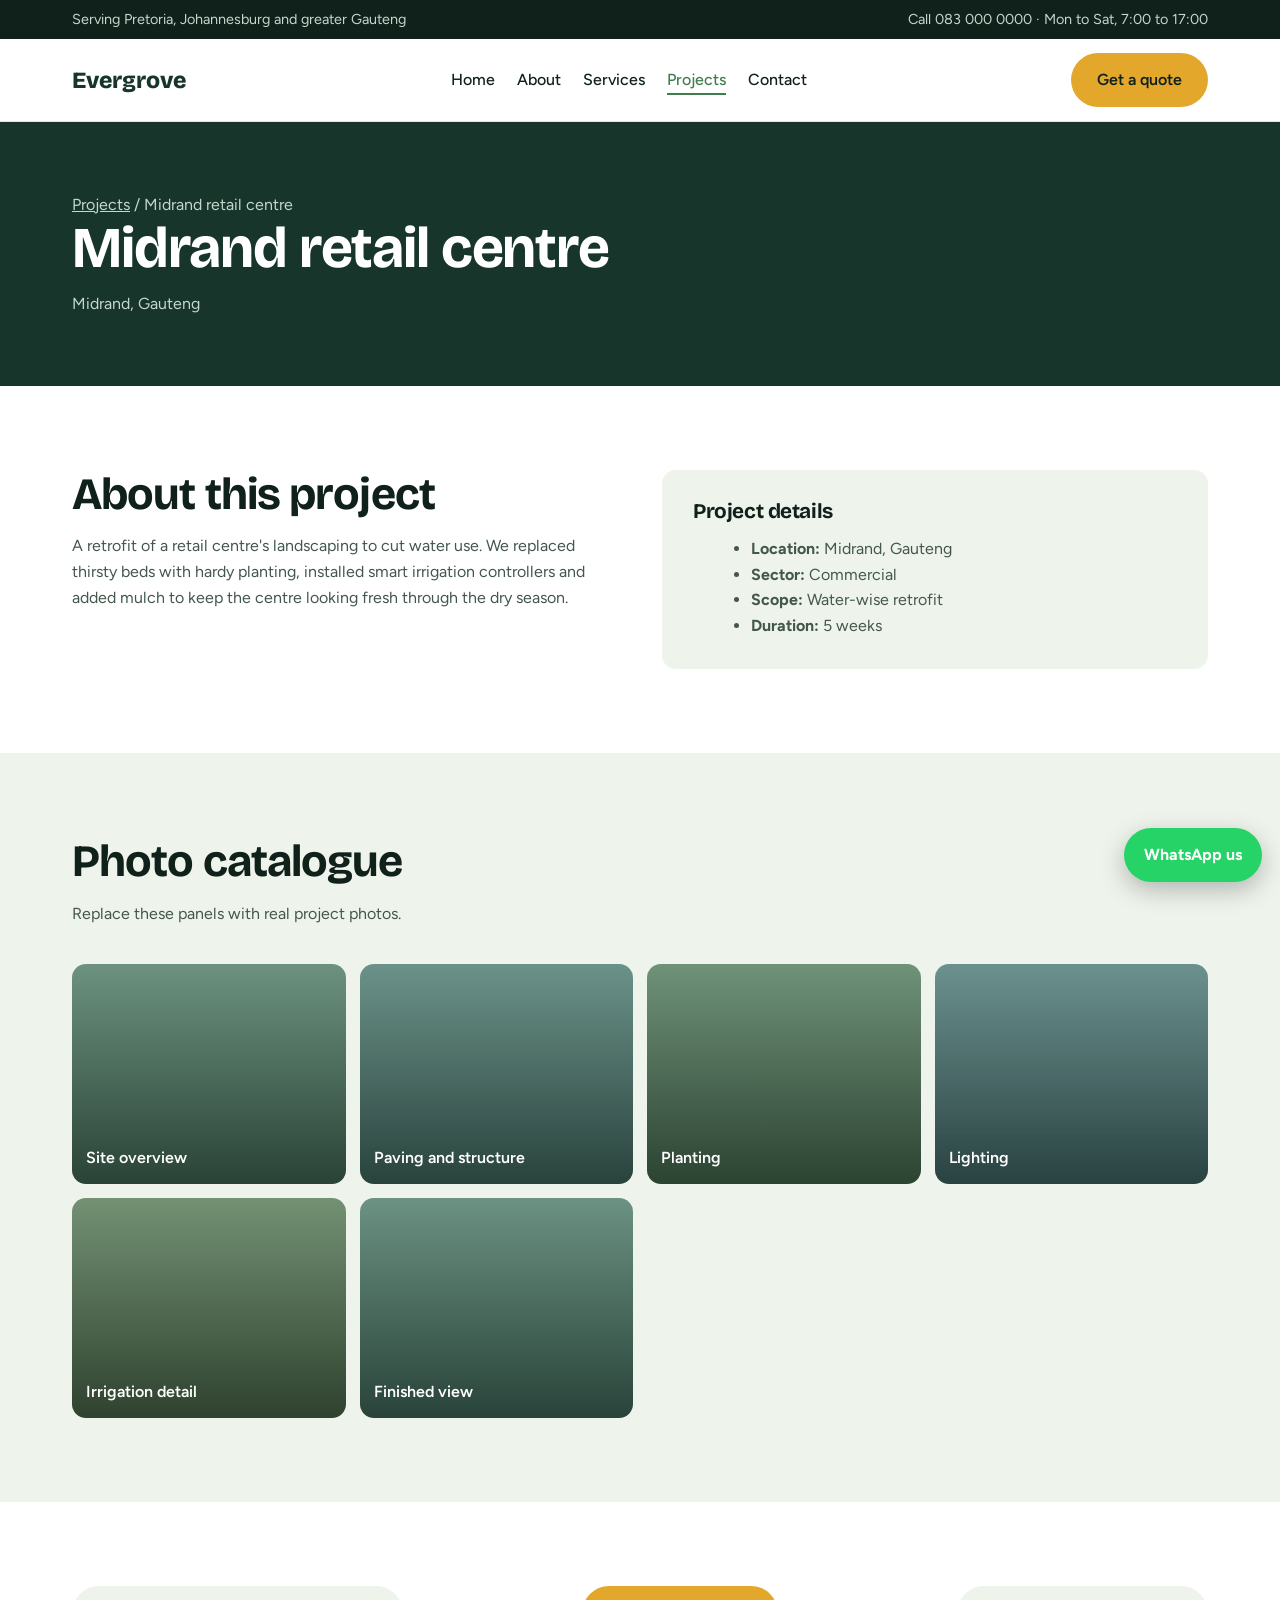
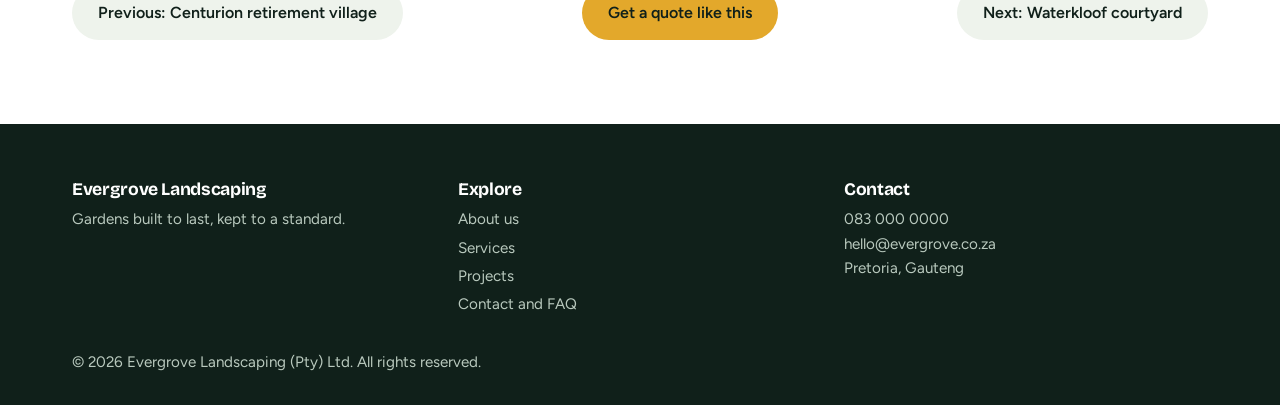
<file: project-midrand.html>
<!DOCTYPE html>
<html lang="en"><head><meta charset="utf-8"><meta name="viewport" content="width=device-width, initial-scale=1">
<title>Midrand retail centre | Evergrove Landscaping</title><meta name="description" content="Midrand retail centre in Midrand, Gauteng: water-wise retrofit.">
<link rel="preconnect" href="https://fonts.googleapis.com"><link rel="preconnect" href="https://fonts.gstatic.com" crossorigin>
<link href="https://fonts.googleapis.com/css2?family=Bricolage+Grotesque:wght@500;700;800&family=Figtree:wght@400;500;600&display=swap" rel="stylesheet">
<link rel="stylesheet" href="style.css"></head><body>
<div class="topbar"><div class="wrap"><span>Serving Pretoria, Johannesburg and greater Gauteng</span><span>Call 083 000 0000 · Mon to Sat, 7:00 to 17:00</span></div></div>
<header class="site"><div class="wrap"><nav><a class="logo" href="index.html">Evergrove</a><ul>
<li><a href="index.html">Home</a></li><li><a href="about.html">About</a></li><li><a href="services.html">Services</a></li><li><a href="projects.html" aria-current="page">Projects</a></li><li><a href="contact.html">Contact</a></li></ul>
<a class="btn" href="contact.html">Get a quote</a></nav></div></header>
<main>
<div class="page-hero"><div class="wrap"><p><a href="projects.html" style="color:#c5d6cb">Projects</a> / Midrand retail centre</p><h1>Midrand retail centre</h1><p>Midrand, Gauteng</p></div></div>
<section><div class="wrap"><div class="split" style="align-items:start"><div><h2>About this project</h2><p class="lead" style="margin-bottom:0">A retrofit of a retail centre's landscaping to cut water use. We replaced thirsty beds with hardy planting, installed smart irrigation controllers and added mulch to keep the centre looking fresh through the dry season.</p></div>
<div class="card"><h3>Project details</h3><ul><li><strong>Location:</strong> Midrand, Gauteng</li><li><strong>Sector:</strong> Commercial</li><li><strong>Scope:</strong> Water-wise retrofit</li><li><strong>Duration:</strong> 5 weeks</li></ul></div></div></div></section>
<section class="mist"><div class="wrap"><h2>Photo catalogue</h2><p class="lead">Replace these panels with real project photos.</p><div class="cat"><figure style="--c:#4c7a63;--s:0"><figcaption>Site overview</figcaption></figure><figure style="--c:#4c7a63;--s:18"><figcaption>Paving and structure</figcaption></figure><figure style="--c:#4c7a63;--s:-14"><figcaption>Planting</figcaption></figure><figure style="--c:#4c7a63;--s:30"><figcaption>Lighting</figcaption></figure><figure style="--c:#4c7a63;--s:-26"><figcaption>Irrigation detail</figcaption></figure><figure style="--c:#4c7a63;--s:8"><figcaption>Finished view</figcaption></figure></div></div></section>
<section><div class="wrap" style="display:flex;justify-content:space-between;flex-wrap:wrap;gap:14px"><a class="btn" href="project-centurion.html" style="background:var(--mist)">Previous: Centurion retirement village</a><a class="btn" href="contact.html">Get a quote like this</a><a class="btn" href="project-waterkloof.html" style="background:var(--mist)">Next: Waterkloof courtyard</a></div></section>
</main>
<footer class="site"><div class="wrap"><div class="grid"><div><h3>Evergrove Landscaping</h3>Gardens built to last, kept to a standard.</div><div><h3>Explore</h3><a href="about.html">About us</a><a href="services.html">Services</a><a href="projects.html">Projects</a><a href="contact.html">Contact and FAQ</a></div><div><h3>Contact</h3>083 000 0000<br>hello@evergrove.co.za<br>Pretoria, Gauteng</div></div>© 2026 Evergrove Landscaping (Pty) Ltd. All rights reserved.</div></footer>
<a class="wa" href="https://wa.me/27830000000?text=Hi%20Evergrove%2C%20I%27d%20like%20a%20quote">WhatsApp us</a>
</body></html>
</file>
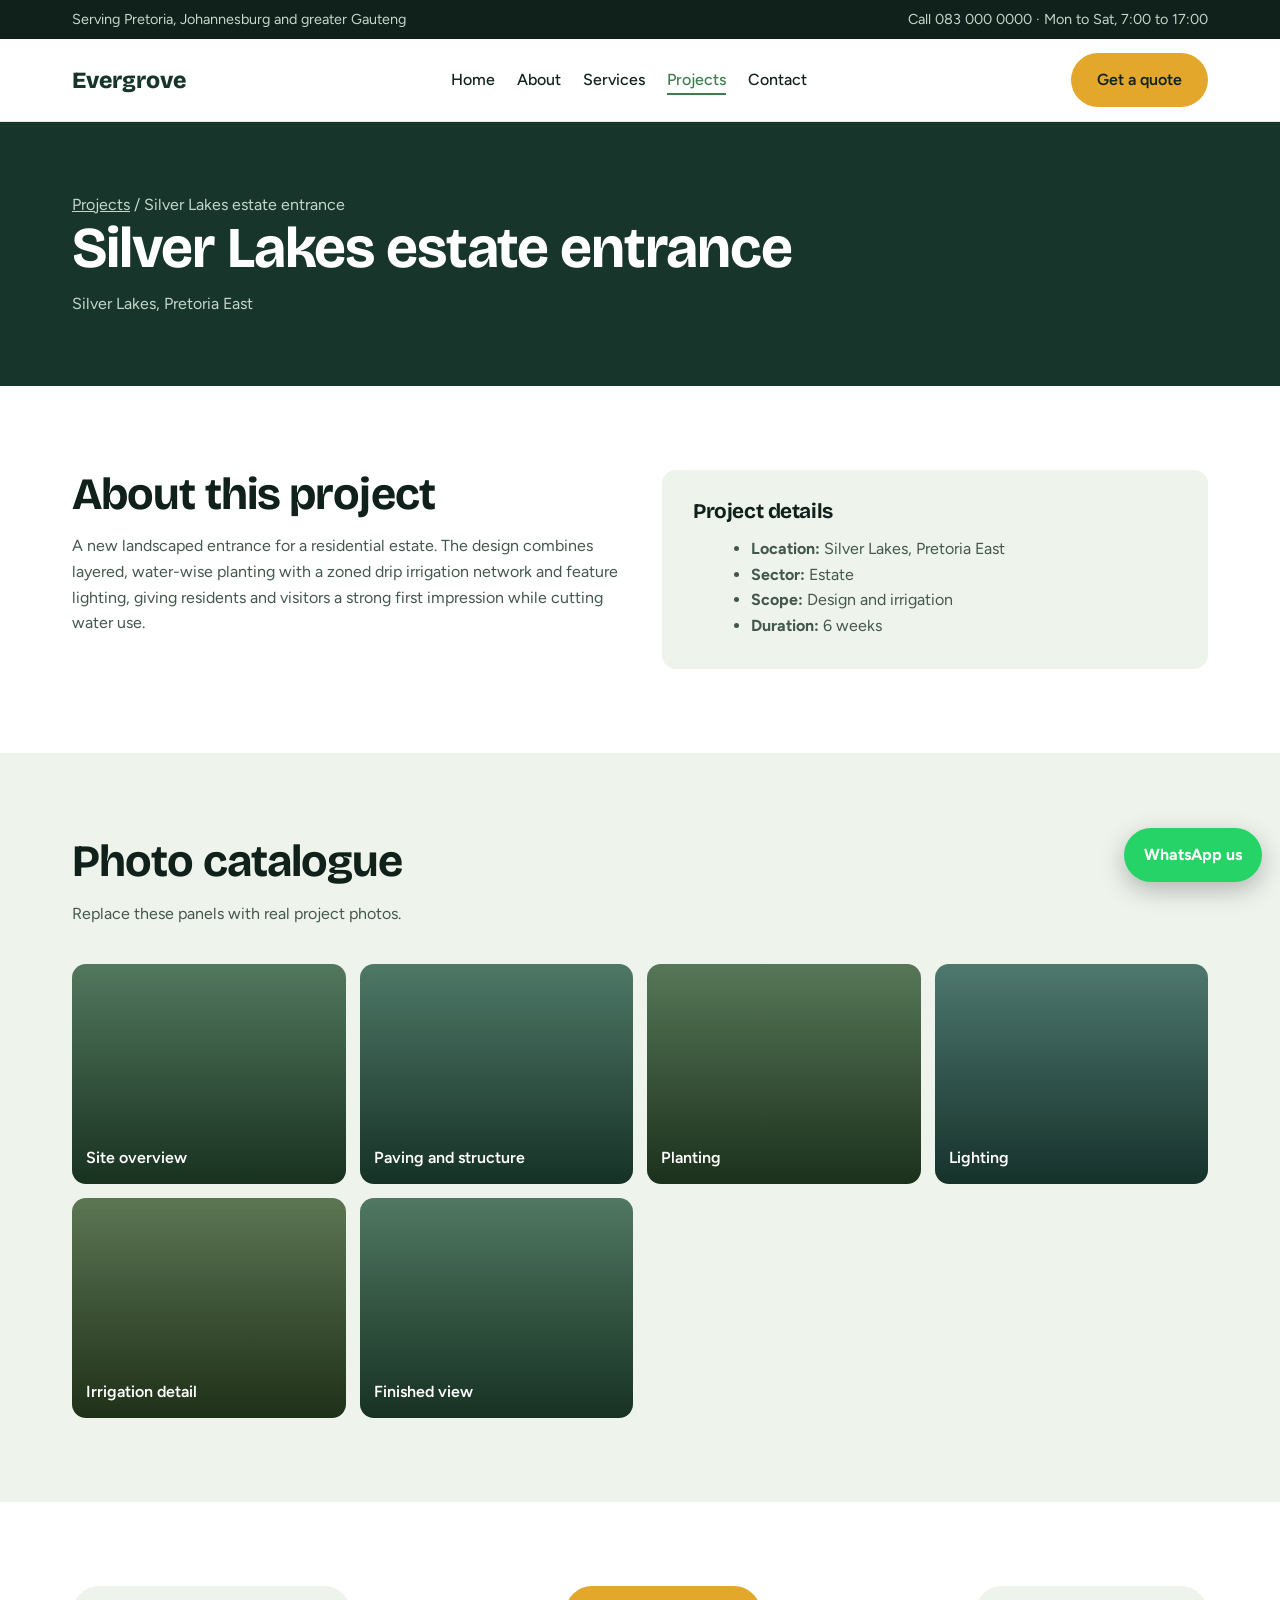
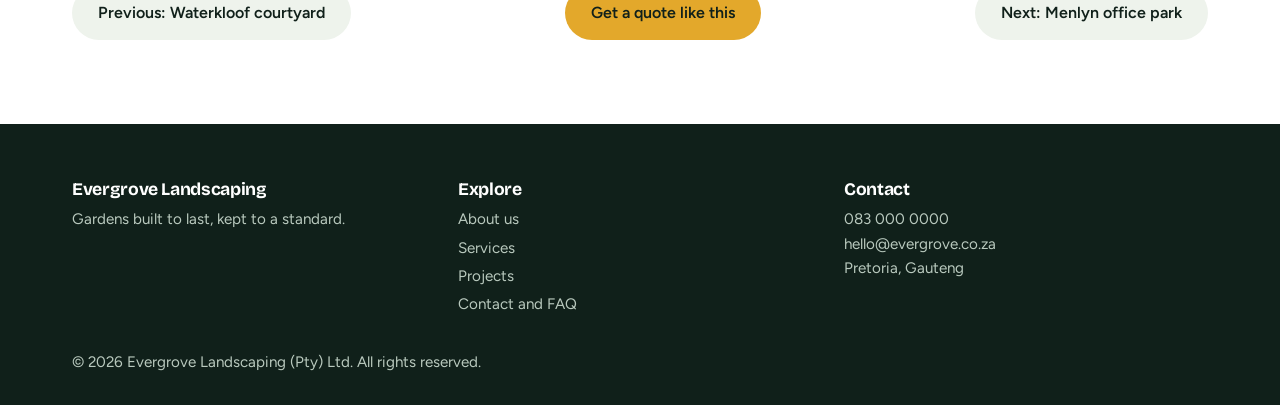
<file: project-silver-lakes.html>
<!DOCTYPE html>
<html lang="en"><head><meta charset="utf-8"><meta name="viewport" content="width=device-width, initial-scale=1">
<title>Silver Lakes estate entrance | Evergrove Landscaping</title><meta name="description" content="Silver Lakes estate entrance in Silver Lakes, Pretoria East: design and irrigation.">
<link rel="preconnect" href="https://fonts.googleapis.com"><link rel="preconnect" href="https://fonts.gstatic.com" crossorigin>
<link href="https://fonts.googleapis.com/css2?family=Bricolage+Grotesque:wght@500;700;800&family=Figtree:wght@400;500;600&display=swap" rel="stylesheet">
<link rel="stylesheet" href="style.css"></head><body>
<div class="topbar"><div class="wrap"><span>Serving Pretoria, Johannesburg and greater Gauteng</span><span>Call 083 000 0000 · Mon to Sat, 7:00 to 17:00</span></div></div>
<header class="site"><div class="wrap"><nav><a class="logo" href="index.html">Evergrove</a><ul>
<li><a href="index.html">Home</a></li><li><a href="about.html">About</a></li><li><a href="services.html">Services</a></li><li><a href="projects.html" aria-current="page">Projects</a></li><li><a href="contact.html">Contact</a></li></ul>
<a class="btn" href="contact.html">Get a quote</a></nav></div></header>
<main>
<div class="page-hero"><div class="wrap"><p><a href="projects.html" style="color:#c5d6cb">Projects</a> / Silver Lakes estate entrance</p><h1>Silver Lakes estate entrance</h1><p>Silver Lakes, Pretoria East</p></div></div>
<section><div class="wrap"><div class="split" style="align-items:start"><div><h2>About this project</h2><p class="lead" style="margin-bottom:0">A new landscaped entrance for a residential estate. The design combines layered, water-wise planting with a zoned drip irrigation network and feature lighting, giving residents and visitors a strong first impression while cutting water use.</p></div>
<div class="card"><h3>Project details</h3><ul><li><strong>Location:</strong> Silver Lakes, Pretoria East</li><li><strong>Sector:</strong> Estate</li><li><strong>Scope:</strong> Design and irrigation</li><li><strong>Duration:</strong> 6 weeks</li></ul></div></div></div></section>
<section class="mist"><div class="wrap"><h2>Photo catalogue</h2><p class="lead">Replace these panels with real project photos.</p><div class="cat"><figure style="--c:#2c5a3a;--s:0"><figcaption>Site overview</figcaption></figure><figure style="--c:#2c5a3a;--s:18"><figcaption>Paving and structure</figcaption></figure><figure style="--c:#2c5a3a;--s:-14"><figcaption>Planting</figcaption></figure><figure style="--c:#2c5a3a;--s:30"><figcaption>Lighting</figcaption></figure><figure style="--c:#2c5a3a;--s:-26"><figcaption>Irrigation detail</figcaption></figure><figure style="--c:#2c5a3a;--s:8"><figcaption>Finished view</figcaption></figure></div></div></section>
<section><div class="wrap" style="display:flex;justify-content:space-between;flex-wrap:wrap;gap:14px"><a class="btn" href="project-waterkloof.html" style="background:var(--mist)">Previous: Waterkloof courtyard</a><a class="btn" href="contact.html">Get a quote like this</a><a class="btn" href="project-menlyn.html" style="background:var(--mist)">Next: Menlyn office park</a></div></section>
</main>
<footer class="site"><div class="wrap"><div class="grid"><div><h3>Evergrove Landscaping</h3>Gardens built to last, kept to a standard.</div><div><h3>Explore</h3><a href="about.html">About us</a><a href="services.html">Services</a><a href="projects.html">Projects</a><a href="contact.html">Contact and FAQ</a></div><div><h3>Contact</h3>083 000 0000<br>hello@evergrove.co.za<br>Pretoria, Gauteng</div></div>© 2026 Evergrove Landscaping (Pty) Ltd. All rights reserved.</div></footer>
<a class="wa" href="https://wa.me/27830000000?text=Hi%20Evergrove%2C%20I%27d%20like%20a%20quote">WhatsApp us</a>
</body></html>
</file>
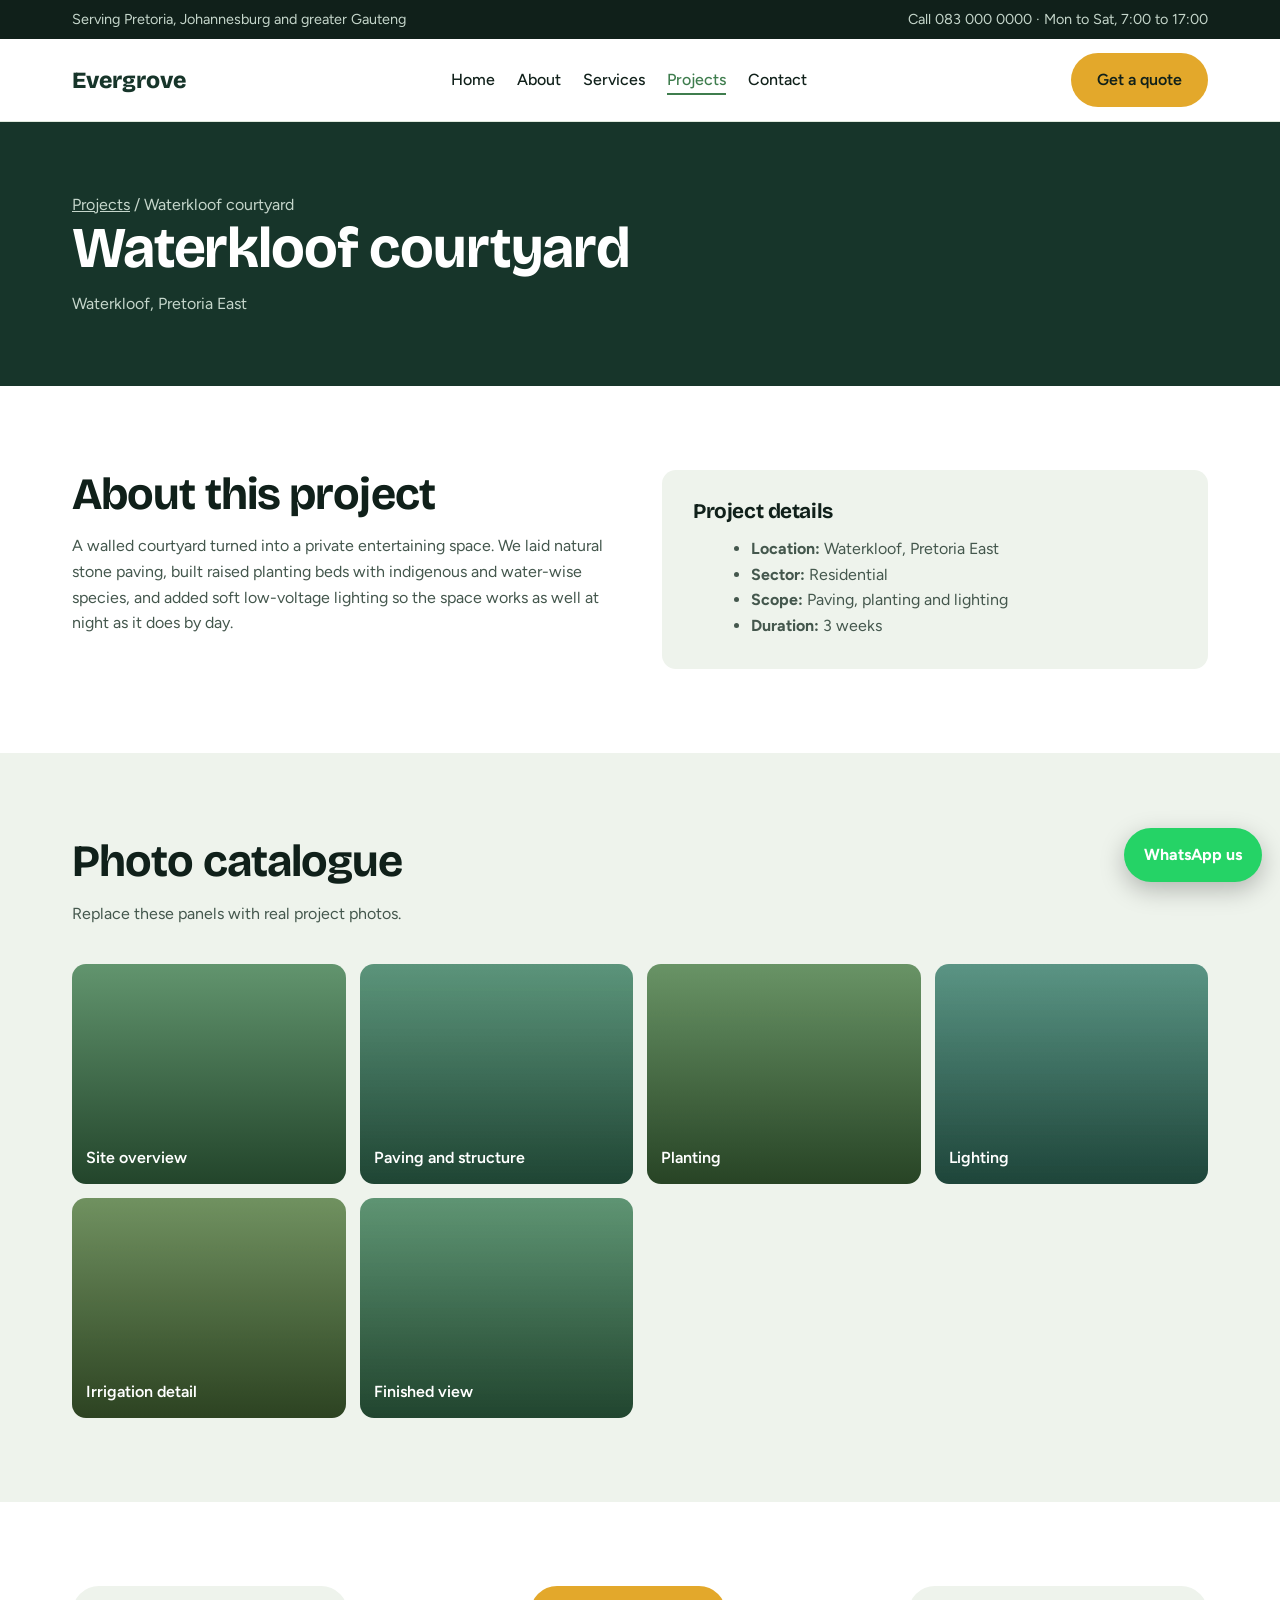
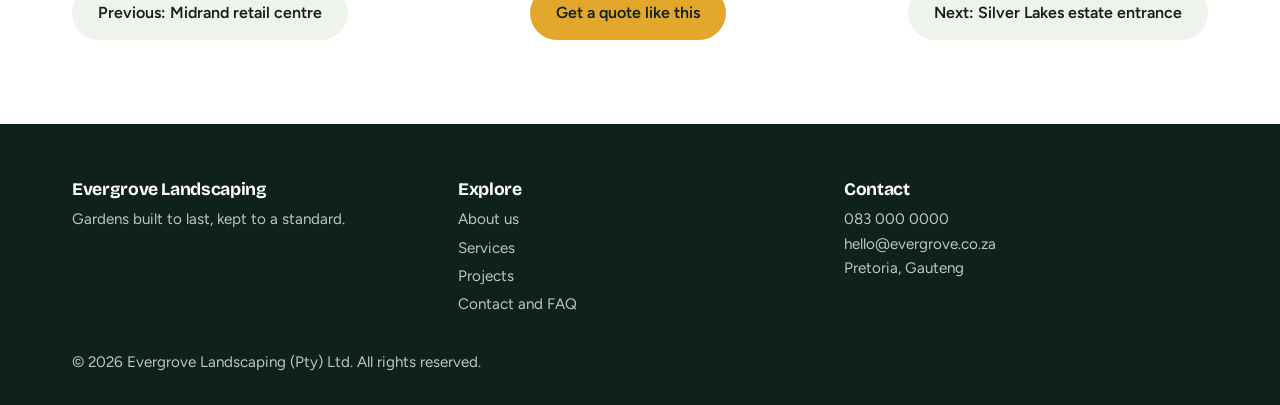
<file: project-waterkloof.html>
<!DOCTYPE html>
<html lang="en"><head><meta charset="utf-8"><meta name="viewport" content="width=device-width, initial-scale=1">
<title>Waterkloof courtyard | Evergrove Landscaping</title><meta name="description" content="Waterkloof courtyard in Waterkloof, Pretoria East: paving, planting and lighting.">
<link rel="preconnect" href="https://fonts.googleapis.com"><link rel="preconnect" href="https://fonts.gstatic.com" crossorigin>
<link href="https://fonts.googleapis.com/css2?family=Bricolage+Grotesque:wght@500;700;800&family=Figtree:wght@400;500;600&display=swap" rel="stylesheet">
<link rel="stylesheet" href="style.css"></head><body>
<div class="topbar"><div class="wrap"><span>Serving Pretoria, Johannesburg and greater Gauteng</span><span>Call 083 000 0000 · Mon to Sat, 7:00 to 17:00</span></div></div>
<header class="site"><div class="wrap"><nav><a class="logo" href="index.html">Evergrove</a><ul>
<li><a href="index.html">Home</a></li><li><a href="about.html">About</a></li><li><a href="services.html">Services</a></li><li><a href="projects.html" aria-current="page">Projects</a></li><li><a href="contact.html">Contact</a></li></ul>
<a class="btn" href="contact.html">Get a quote</a></nav></div></header>
<main>
<div class="page-hero"><div class="wrap"><p><a href="projects.html" style="color:#c5d6cb">Projects</a> / Waterkloof courtyard</p><h1>Waterkloof courtyard</h1><p>Waterkloof, Pretoria East</p></div></div>
<section><div class="wrap"><div class="split" style="align-items:start"><div><h2>About this project</h2><p class="lead" style="margin-bottom:0">A walled courtyard turned into a private entertaining space. We laid natural stone paving, built raised planting beds with indigenous and water-wise species, and added soft low-voltage lighting so the space works as well at night as it does by day.</p></div>
<div class="card"><h3>Project details</h3><ul><li><strong>Location:</strong> Waterkloof, Pretoria East</li><li><strong>Sector:</strong> Residential</li><li><strong>Scope:</strong> Paving, planting and lighting</li><li><strong>Duration:</strong> 3 weeks</li></ul></div></div></div></section>
<section class="mist"><div class="wrap"><h2>Photo catalogue</h2><p class="lead">Replace these panels with real project photos.</p><div class="cat"><figure style="--c:#3f7d4e;--s:0"><figcaption>Site overview</figcaption></figure><figure style="--c:#3f7d4e;--s:18"><figcaption>Paving and structure</figcaption></figure><figure style="--c:#3f7d4e;--s:-14"><figcaption>Planting</figcaption></figure><figure style="--c:#3f7d4e;--s:30"><figcaption>Lighting</figcaption></figure><figure style="--c:#3f7d4e;--s:-26"><figcaption>Irrigation detail</figcaption></figure><figure style="--c:#3f7d4e;--s:8"><figcaption>Finished view</figcaption></figure></div></div></section>
<section><div class="wrap" style="display:flex;justify-content:space-between;flex-wrap:wrap;gap:14px"><a class="btn" href="project-midrand.html" style="background:var(--mist)">Previous: Midrand retail centre</a><a class="btn" href="contact.html">Get a quote like this</a><a class="btn" href="project-silver-lakes.html" style="background:var(--mist)">Next: Silver Lakes estate entrance</a></div></section>
</main>
<footer class="site"><div class="wrap"><div class="grid"><div><h3>Evergrove Landscaping</h3>Gardens built to last, kept to a standard.</div><div><h3>Explore</h3><a href="about.html">About us</a><a href="services.html">Services</a><a href="projects.html">Projects</a><a href="contact.html">Contact and FAQ</a></div><div><h3>Contact</h3>083 000 0000<br>hello@evergrove.co.za<br>Pretoria, Gauteng</div></div>© 2026 Evergrove Landscaping (Pty) Ltd. All rights reserved.</div></footer>
<a class="wa" href="https://wa.me/27830000000?text=Hi%20Evergrove%2C%20I%27d%20like%20a%20quote">WhatsApp us</a>
</body></html>
</file>
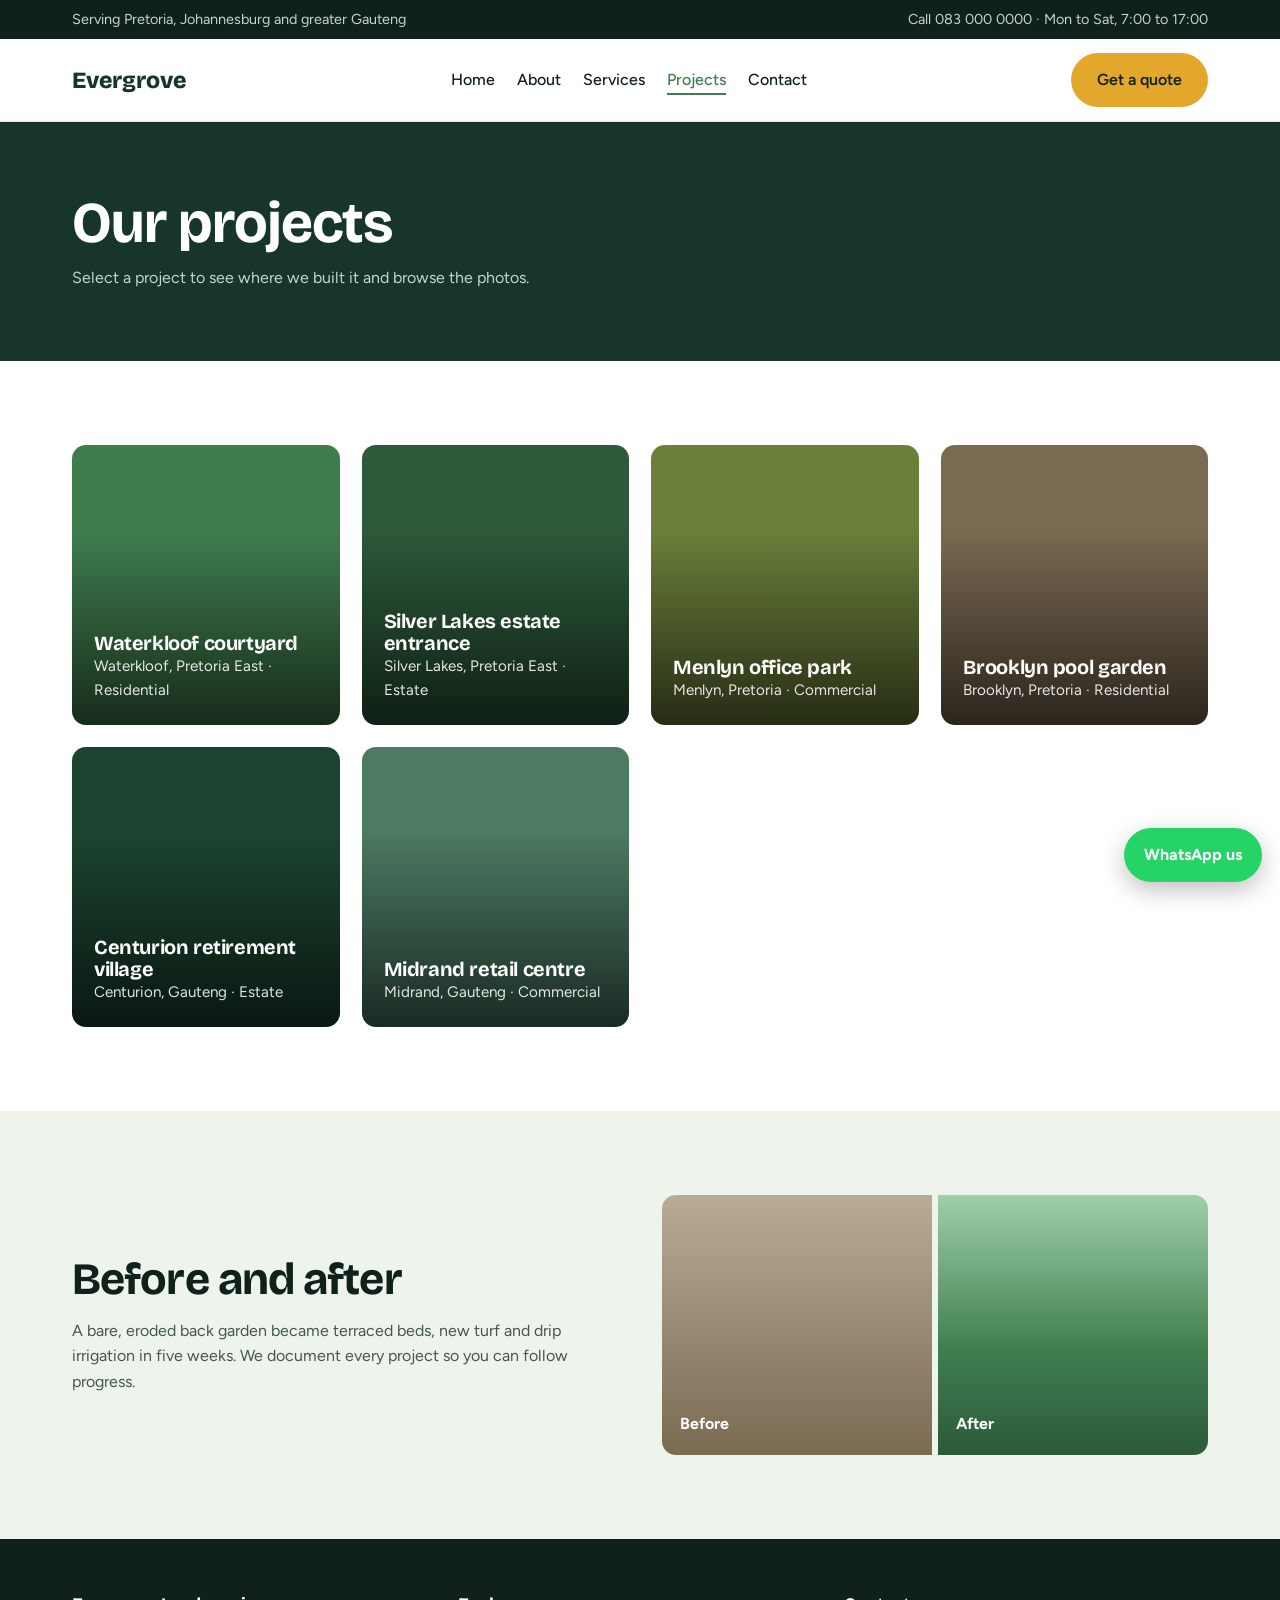
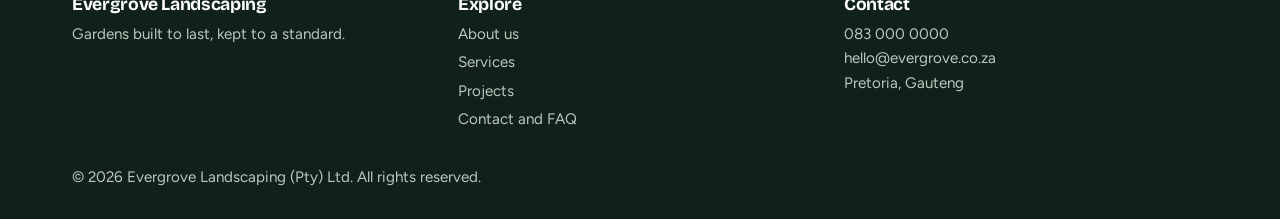
<file: projects.html>
<!DOCTYPE html>
<html lang="en"><head><meta charset="utf-8"><meta name="viewport" content="width=device-width, initial-scale=1">
<title>Projects | Evergrove Landscaping</title><meta name="description" content="See recent landscaping projects across Pretoria, Centurion, Midrand and Johannesburg.">
<link rel="preconnect" href="https://fonts.googleapis.com"><link rel="preconnect" href="https://fonts.gstatic.com" crossorigin>
<link href="https://fonts.googleapis.com/css2?family=Bricolage+Grotesque:wght@500;700;800&family=Figtree:wght@400;500;600&display=swap" rel="stylesheet">
<link rel="stylesheet" href="style.css"></head><body>
<div class="topbar"><div class="wrap"><span>Serving Pretoria, Johannesburg and greater Gauteng</span><span>Call 083 000 0000 · Mon to Sat, 7:00 to 17:00</span></div></div>
<header class="site"><div class="wrap"><nav><a class="logo" href="index.html">Evergrove</a><ul>
<li><a href="index.html">Home</a></li><li><a href="about.html">About</a></li><li><a href="services.html">Services</a></li><li><a href="projects.html" aria-current="page">Projects</a></li><li><a href="contact.html">Contact</a></li></ul>
<a class="btn" href="contact.html">Get a quote</a></nav></div></header>
<main>
<div class="page-hero"><div class="wrap"><h1>Our projects</h1><p>Select a project to see where we built it and browse the photos.</p></div></div>
<section><div class="wrap"><div class="grid"><a class="proj" href="project-waterkloof.html" style="--c:#3f7d4e"><h3>Waterkloof courtyard</h3><span>Waterkloof, Pretoria East · Residential</span></a><a class="proj" href="project-silver-lakes.html" style="--c:#2c5a3a"><h3>Silver Lakes estate entrance</h3><span>Silver Lakes, Pretoria East · Estate</span></a><a class="proj" href="project-menlyn.html" style="--c:#6b7f3a"><h3>Menlyn office park</h3><span>Menlyn, Pretoria · Commercial</span></a><a class="proj" href="project-brooklyn.html" style="--c:#7a6a52"><h3>Brooklyn pool garden</h3><span>Brooklyn, Pretoria · Residential</span></a><a class="proj" href="project-centurion.html" style="--c:#1b4430"><h3>Centurion retirement village</h3><span>Centurion, Gauteng · Estate</span></a><a class="proj" href="project-midrand.html" style="--c:#4c7a63"><h3>Midrand retail centre</h3><span>Midrand, Gauteng · Commercial</span></a></div></div></section>
<section class="mist"><div class="wrap split"><div><h2>Before and after</h2><p class="lead" style="margin-bottom:0">A bare, eroded back garden became terraced beds, new turf and drip irrigation in five weeks. We document every project so you can follow progress.</p></div><div class="ba"><div class="b">Before</div><div class="a">After</div></div></div></section>
</main>
<footer class="site"><div class="wrap"><div class="grid"><div><h3>Evergrove Landscaping</h3>Gardens built to last, kept to a standard.</div><div><h3>Explore</h3><a href="about.html">About us</a><a href="services.html">Services</a><a href="projects.html">Projects</a><a href="contact.html">Contact and FAQ</a></div><div><h3>Contact</h3>083 000 0000<br>hello@evergrove.co.za<br>Pretoria, Gauteng</div></div>© 2026 Evergrove Landscaping (Pty) Ltd. All rights reserved.</div></footer>
<a class="wa" href="https://wa.me/27830000000?text=Hi%20Evergrove%2C%20I%27d%20like%20a%20quote">WhatsApp us</a>
</body></html>
</file>
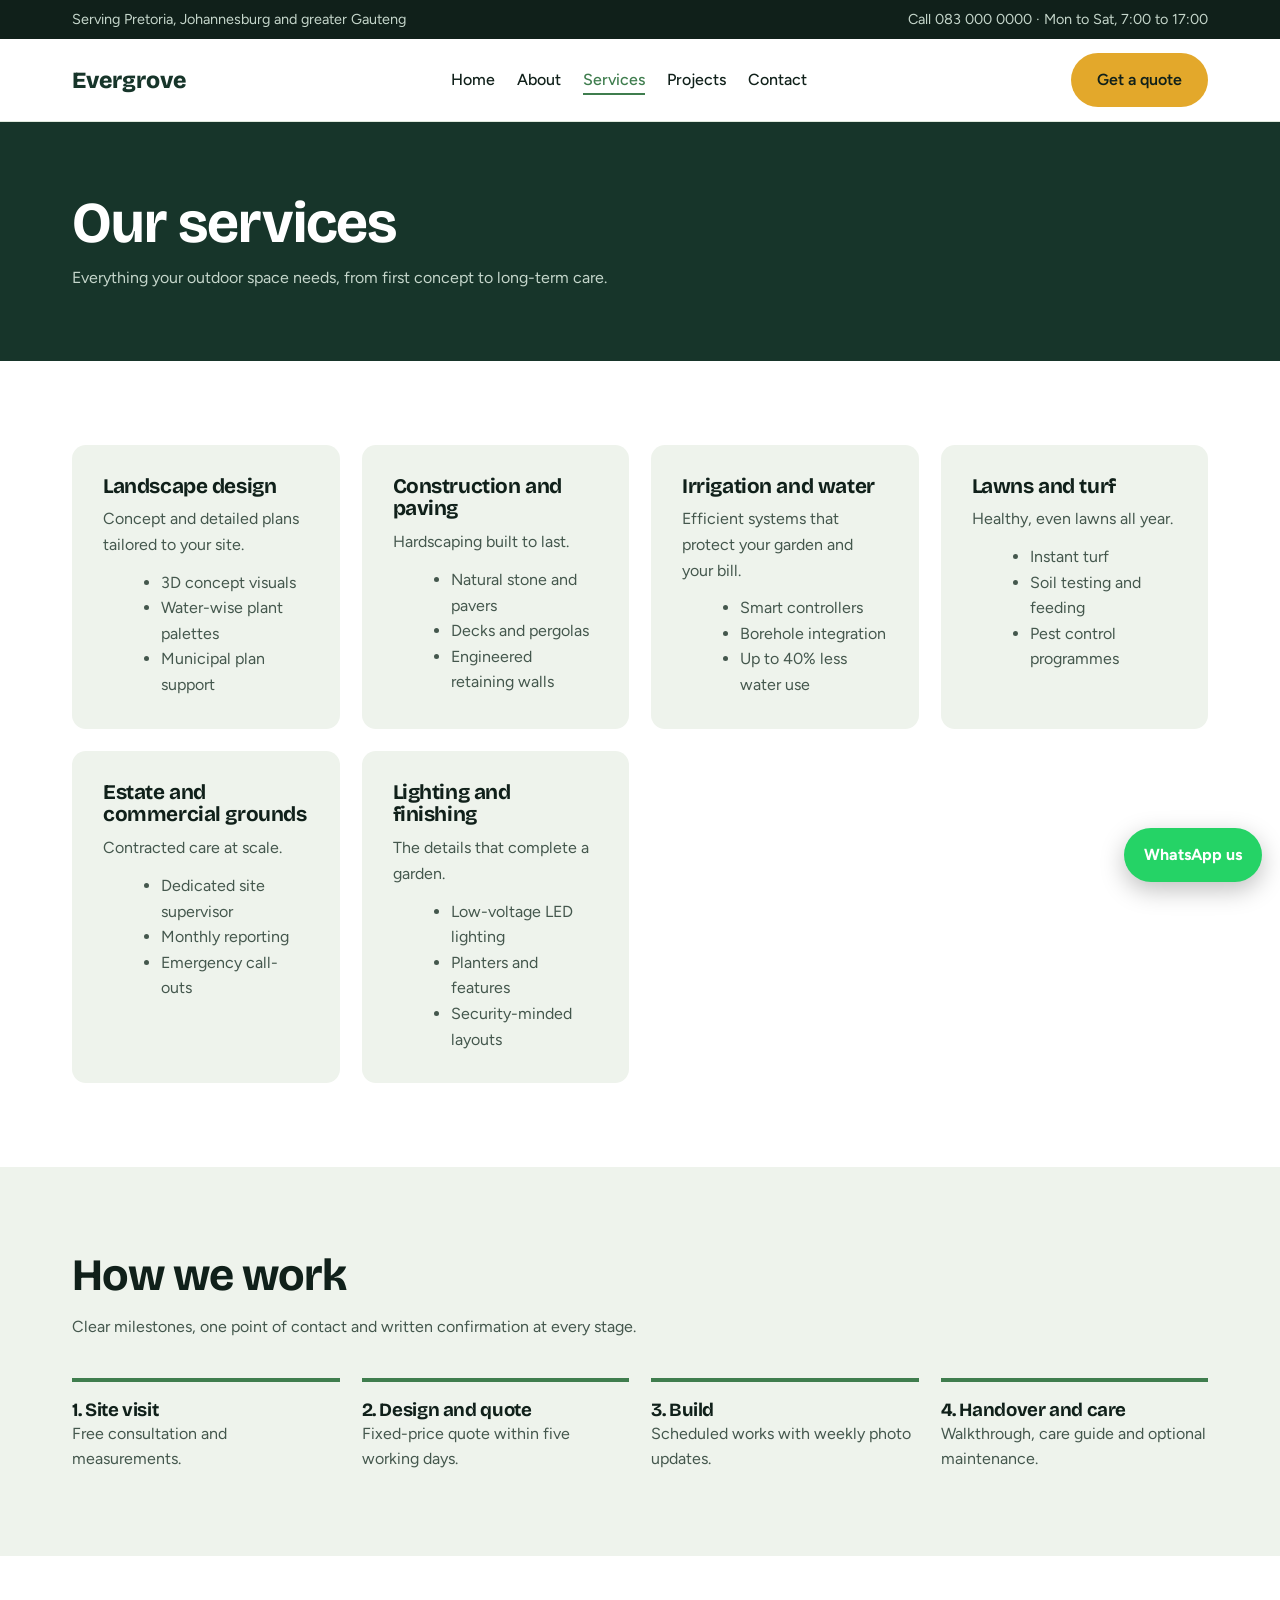
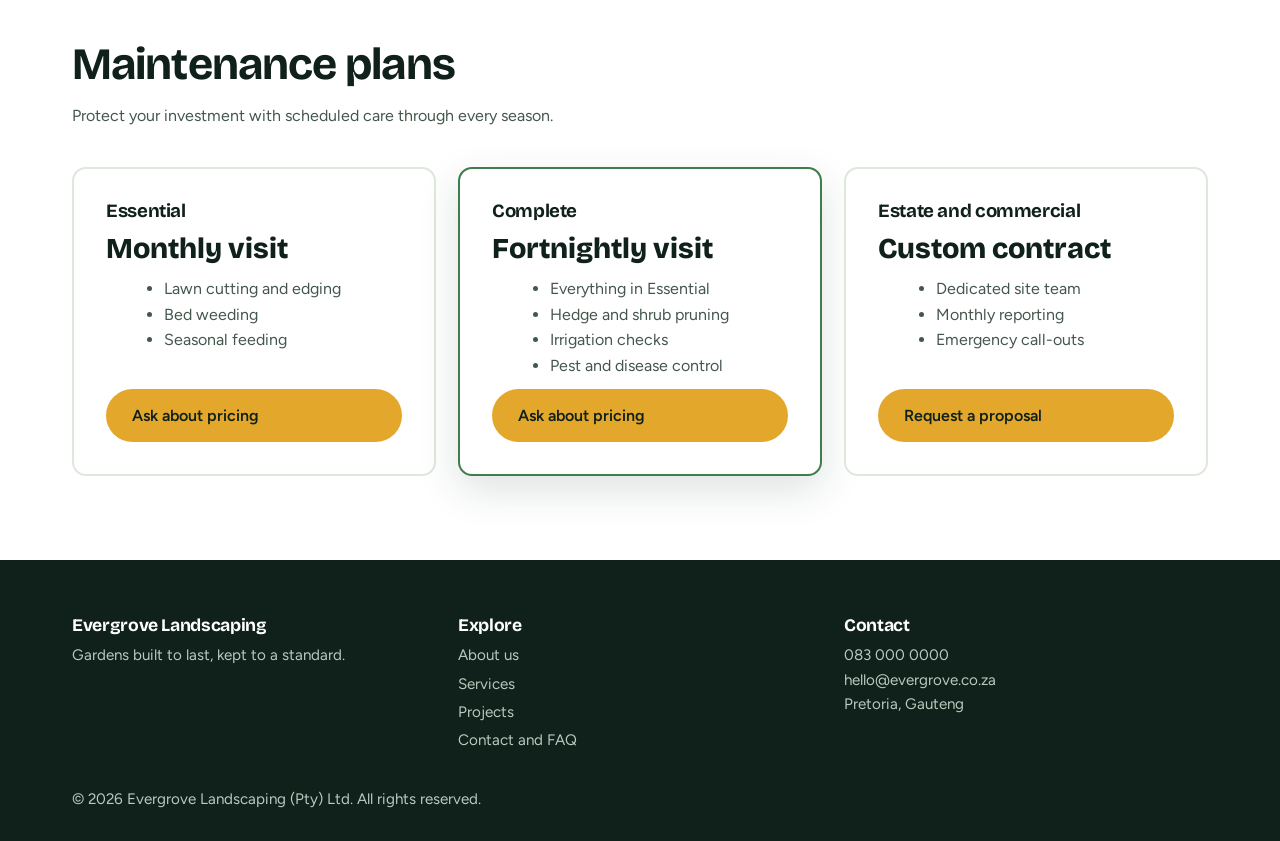
<file: services.html>
<!DOCTYPE html>
<html lang="en"><head><meta charset="utf-8"><meta name="viewport" content="width=device-width, initial-scale=1">
<title>Services | Evergrove Landscaping</title><meta name="description" content="Landscape design, construction, irrigation, lawn care and maintenance plans in Gauteng.">
<link rel="preconnect" href="https://fonts.googleapis.com"><link rel="preconnect" href="https://fonts.gstatic.com" crossorigin>
<link href="https://fonts.googleapis.com/css2?family=Bricolage+Grotesque:wght@500;700;800&family=Figtree:wght@400;500;600&display=swap" rel="stylesheet">
<link rel="stylesheet" href="style.css"></head><body>
<div class="topbar"><div class="wrap"><span>Serving Pretoria, Johannesburg and greater Gauteng</span><span>Call 083 000 0000 · Mon to Sat, 7:00 to 17:00</span></div></div>
<header class="site"><div class="wrap"><nav><a class="logo" href="index.html">Evergrove</a><ul>
<li><a href="index.html">Home</a></li><li><a href="about.html">About</a></li><li><a href="services.html" aria-current="page">Services</a></li><li><a href="projects.html">Projects</a></li><li><a href="contact.html">Contact</a></li></ul>
<a class="btn" href="contact.html">Get a quote</a></nav></div></header>
<main>
<div class="page-hero"><div class="wrap"><h1>Our services</h1><p>Everything your outdoor space needs, from first concept to long-term care.</p></div></div>
<section><div class="wrap"><div class="grid">
<div class="card"><h3>Landscape design</h3><p>Concept and detailed plans tailored to your site.</p><ul><li>3D concept visuals</li><li>Water-wise plant palettes</li><li>Municipal plan support</li></ul></div>
<div class="card"><h3>Construction and paving</h3><p>Hardscaping built to last.</p><ul><li>Natural stone and pavers</li><li>Decks and pergolas</li><li>Engineered retaining walls</li></ul></div>
<div class="card"><h3>Irrigation and water</h3><p>Efficient systems that protect your garden and your bill.</p><ul><li>Smart controllers</li><li>Borehole integration</li><li>Up to 40% less water use</li></ul></div>
<div class="card"><h3>Lawns and turf</h3><p>Healthy, even lawns all year.</p><ul><li>Instant turf</li><li>Soil testing and feeding</li><li>Pest control programmes</li></ul></div>
<div class="card"><h3>Estate and commercial grounds</h3><p>Contracted care at scale.</p><ul><li>Dedicated site supervisor</li><li>Monthly reporting</li><li>Emergency call-outs</li></ul></div>
<div class="card"><h3>Lighting and finishing</h3><p>The details that complete a garden.</p><ul><li>Low-voltage LED lighting</li><li>Planters and features</li><li>Security-minded layouts</li></ul></div></div></div></section>
<section class="mist"><div class="wrap"><h2>How we work</h2><p class="lead">Clear milestones, one point of contact and written confirmation at every stage.</p><div class="tl"><div><h3>Site visit</h3><p>Free consultation and measurements.</p></div><div><h3>Design and quote</h3><p>Fixed-price quote within five working days.</p></div><div><h3>Build</h3><p>Scheduled works with weekly photo updates.</p></div><div><h3>Handover and care</h3><p>Walkthrough, care guide and optional maintenance.</p></div></div></div></section>
<section><div class="wrap"><h2>Maintenance plans</h2><p class="lead">Protect your investment with scheduled care through every season.</p><div class="grid">
<div class="plan"><h3>Essential</h3><b>Monthly visit</b><ul><li>Lawn cutting and edging</li><li>Bed weeding</li><li>Seasonal feeding</li></ul><a class="btn" href="contact.html">Ask about pricing</a></div>
<div class="plan best"><h3>Complete</h3><b>Fortnightly visit</b><ul><li>Everything in Essential</li><li>Hedge and shrub pruning</li><li>Irrigation checks</li><li>Pest and disease control</li></ul><a class="btn" href="contact.html">Ask about pricing</a></div>
<div class="plan"><h3>Estate and commercial</h3><b>Custom contract</b><ul><li>Dedicated site team</li><li>Monthly reporting</li><li>Emergency call-outs</li></ul><a class="btn" href="contact.html">Request a proposal</a></div></div></div></section>
</main>
<footer class="site"><div class="wrap"><div class="grid"><div><h3>Evergrove Landscaping</h3>Gardens built to last, kept to a standard.</div><div><h3>Explore</h3><a href="about.html">About us</a><a href="services.html">Services</a><a href="projects.html">Projects</a><a href="contact.html">Contact and FAQ</a></div><div><h3>Contact</h3>083 000 0000<br>hello@evergrove.co.za<br>Pretoria, Gauteng</div></div>© 2026 Evergrove Landscaping (Pty) Ltd. All rights reserved.</div></footer>
<a class="wa" href="https://wa.me/27830000000?text=Hi%20Evergrove%2C%20I%27d%20like%20a%20quote">WhatsApp us</a>
</body></html>
</file>
<file: style.css>
:root{--pine:#17352a;--leaf:#3f7d4e;--mist:#eef3ec;--ink:#10201a;--sun:#e3a82b;--r:14px;--mut:#44574d}
*{box-sizing:border-box;margin:0}
html{scroll-behavior:smooth}
body{font-family:Figtree,system-ui,sans-serif;color:var(--ink);line-height:1.6}
h1,h2,h3{font-family:'Bricolage Grotesque',Georgia,serif;line-height:1.1;letter-spacing:-.02em}
a{color:inherit}.wrap{max-width:1180px;margin:0 auto;padding:0 22px}
section{padding:84px 0}.mist{background:var(--mist)}
.topbar{background:var(--ink);color:#c5d6cb;font-size:.9rem;padding:8px 0}
.topbar .wrap{display:flex;justify-content:space-between;flex-wrap:wrap;gap:8px}
header.site{position:sticky;top:0;z-index:20;background:#fff;border-bottom:1px solid #dfe8dc}
nav{display:flex;align-items:center;justify-content:space-between;flex-wrap:wrap;gap:10px 24px;padding:14px 0}
.logo{font:800 1.45rem 'Bricolage Grotesque',sans-serif;text-decoration:none;color:var(--pine)}
nav ul{display:flex;gap:6px 22px;list-style:none;padding:0;flex-wrap:wrap}
nav ul a{text-decoration:none;font-weight:500;padding:4px 0;border-bottom:2px solid transparent}
nav ul a:hover,nav ul a[aria-current]{border-color:var(--leaf);color:var(--leaf)}
.btn{display:inline-block;background:var(--sun);color:var(--ink);font-weight:600;padding:14px 26px;border-radius:99px;text-decoration:none;border:0;font-size:1rem;cursor:pointer}
.btn.ghost{background:transparent;color:#fff;border:2px solid rgba(255,255,255,.6)}
.btn:hover{filter:brightness(1.08)}
:focus-visible{outline:3px solid var(--sun);outline-offset:3px}
.hero{background:radial-gradient(circle at 80% 20%,#2c5a3a,var(--pine) 60%);color:#fff;padding:110px 0 120px;position:relative;overflow:hidden}
.hero h1{font-size:clamp(2.6rem,6.5vw,5.2rem);max-width:14ch;font-weight:800}
.hero p{max-width:52ch;margin:22px 0 32px;font-size:1.15rem;opacity:.92}
.hero .cta{display:flex;gap:14px;flex-wrap:wrap}
.hero svg{position:absolute;right:-30px;bottom:0;width:min(600px,62%);opacity:.9}
.hero .wrap{position:relative;z-index:1}
.page-hero{background:var(--pine);color:#fff;padding:70px 0}
.page-hero h1{font-size:clamp(2.2rem,5vw,3.6rem);margin-bottom:10px}.page-hero p{max-width:60ch;color:#c5d6cb}
.trust{background:var(--sun);padding:18px 0;font-weight:600}
.trust .wrap{display:flex;flex-wrap:wrap;justify-content:space-between;gap:10px 28px}
h2{font-size:clamp(1.9rem,4vw,2.8rem);margin-bottom:14px}
.lead{max-width:60ch;color:var(--mut);margin-bottom:38px}
.grid{display:grid;gap:22px;grid-template-columns:repeat(auto-fit,minmax(260px,1fr))}
.card{background:var(--mist);border-radius:var(--r);padding:30px;border:1px solid transparent}
.card:hover{border-color:var(--leaf)}
.card h3{font-size:1.3rem;margin-bottom:8px}.card p,.card li{color:var(--mut)}.card ul{margin:12px 0 0 18px}
.card a.more{display:inline-block;margin-top:14px;font-weight:600;color:var(--leaf)}
.alt{background:var(--pine);color:#fff}
.stats{display:grid;grid-template-columns:repeat(auto-fit,minmax(160px,1fr));gap:24px}
.stats b{display:block;font:800 3rem 'Bricolage Grotesque',sans-serif;color:var(--sun)}
.split{display:grid;gap:44px;grid-template-columns:repeat(auto-fit,minmax(300px,1fr));align-items:center}
.panel{border-radius:var(--r);min-height:320px;background:linear-gradient(180deg,#9fd0a8,#3f7d4e 55%,#2c5a3a);display:flex;align-items:flex-end;padding:20px;color:#fff;font-weight:700}
.proj{border-radius:var(--r);min-height:280px;padding:22px;color:#fff;display:flex;flex-direction:column;justify-content:flex-end;background:linear-gradient(180deg,transparent 30%,rgba(0,0,0,.65)),var(--c)}
.proj h3{font-size:1.25rem}.proj span{opacity:.88;font-size:.95rem}
.ba{display:grid;grid-template-columns:1fr 1fr;gap:6px;border-radius:var(--r);overflow:hidden}
.ba div{min-height:260px;padding:18px;color:#fff;font-weight:700;display:flex;align-items:flex-end}
.ba .b{background:linear-gradient(180deg,#b9ab96,#7a6a52)}.ba .a{background:linear-gradient(180deg,#9fd0a8,#3f7d4e 60%,#2c5a3a)}
.tl{display:grid;gap:22px;grid-template-columns:repeat(auto-fit,minmax(200px,1fr));counter-reset:s}
.tl div{border-top:4px solid var(--leaf);padding-top:18px;counter-increment:s}
.tl h3:before{content:counter(s) ". "}.tl p{color:var(--mut)}
.plan{background:#fff;border:2px solid #dfe8dc;border-radius:var(--r);padding:32px;display:flex;flex-direction:column;gap:10px}
.plan.best{border-color:var(--leaf);box-shadow:0 14px 40px rgba(23,53,42,.14)}
.plan b{font:800 1.8rem 'Bricolage Grotesque',sans-serif}.plan ul{margin-left:18px;color:var(--mut);flex:1}
blockquote{background:var(--mist);border-radius:var(--r);padding:28px}
blockquote footer{margin-top:14px;font-weight:600;font-size:.95rem}
.team .card h3{margin-bottom:2px}.team small{color:var(--leaf);font-weight:600}
details{border-bottom:1px solid #cfdccd;padding:18px 0}
summary{font-weight:600;font-size:1.1rem;cursor:pointer}details p{margin-top:10px;color:var(--mut);max-width:70ch}
form{display:grid;gap:14px}.two{display:grid;gap:14px;grid-template-columns:repeat(auto-fit,minmax(200px,1fr))}
input,textarea,select{font:inherit;padding:14px;border-radius:10px;border:1px solid #b9c9be;width:100%;background:#fff}
label{font-weight:600;display:grid;gap:6px}
.wa{position:fixed;right:18px;bottom:18px;z-index:30;background:#25d366;color:#fff;font-weight:700;padding:14px 20px;border-radius:99px;text-decoration:none;box-shadow:0 8px 24px rgba(0,0,0,.25)}
footer.site{background:var(--ink);color:#b9c9be;padding:56px 0 30px;font-size:.95rem}
footer.site .grid{margin-bottom:30px}footer.site h3{color:#fff;font-size:1.1rem;margin-bottom:8px}
footer.site a{display:block;text-decoration:none;margin:4px 0}
@media(max-width:820px){section{padding:60px 0}.hero{padding:80px 0 90px}.hero svg{opacity:.3}.topbar .wrap span:last-child{display:none}}
@media(prefers-reduced-motion:reduce){html{scroll-behavior:auto}}

a.proj{text-decoration:none}a.proj:hover{filter:brightness(1.1)}
.cat{display:grid;gap:14px;grid-template-columns:repeat(auto-fit,minmax(260px,1fr))}
.cat figure{min-height:220px;border-radius:var(--r);display:flex;align-items:flex-end;padding:14px;color:#fff;font-weight:600;background:linear-gradient(180deg,rgba(255,255,255,.18),rgba(0,0,0,.45)),var(--c);filter:hue-rotate(calc(var(--s)*1deg))}
</file>
